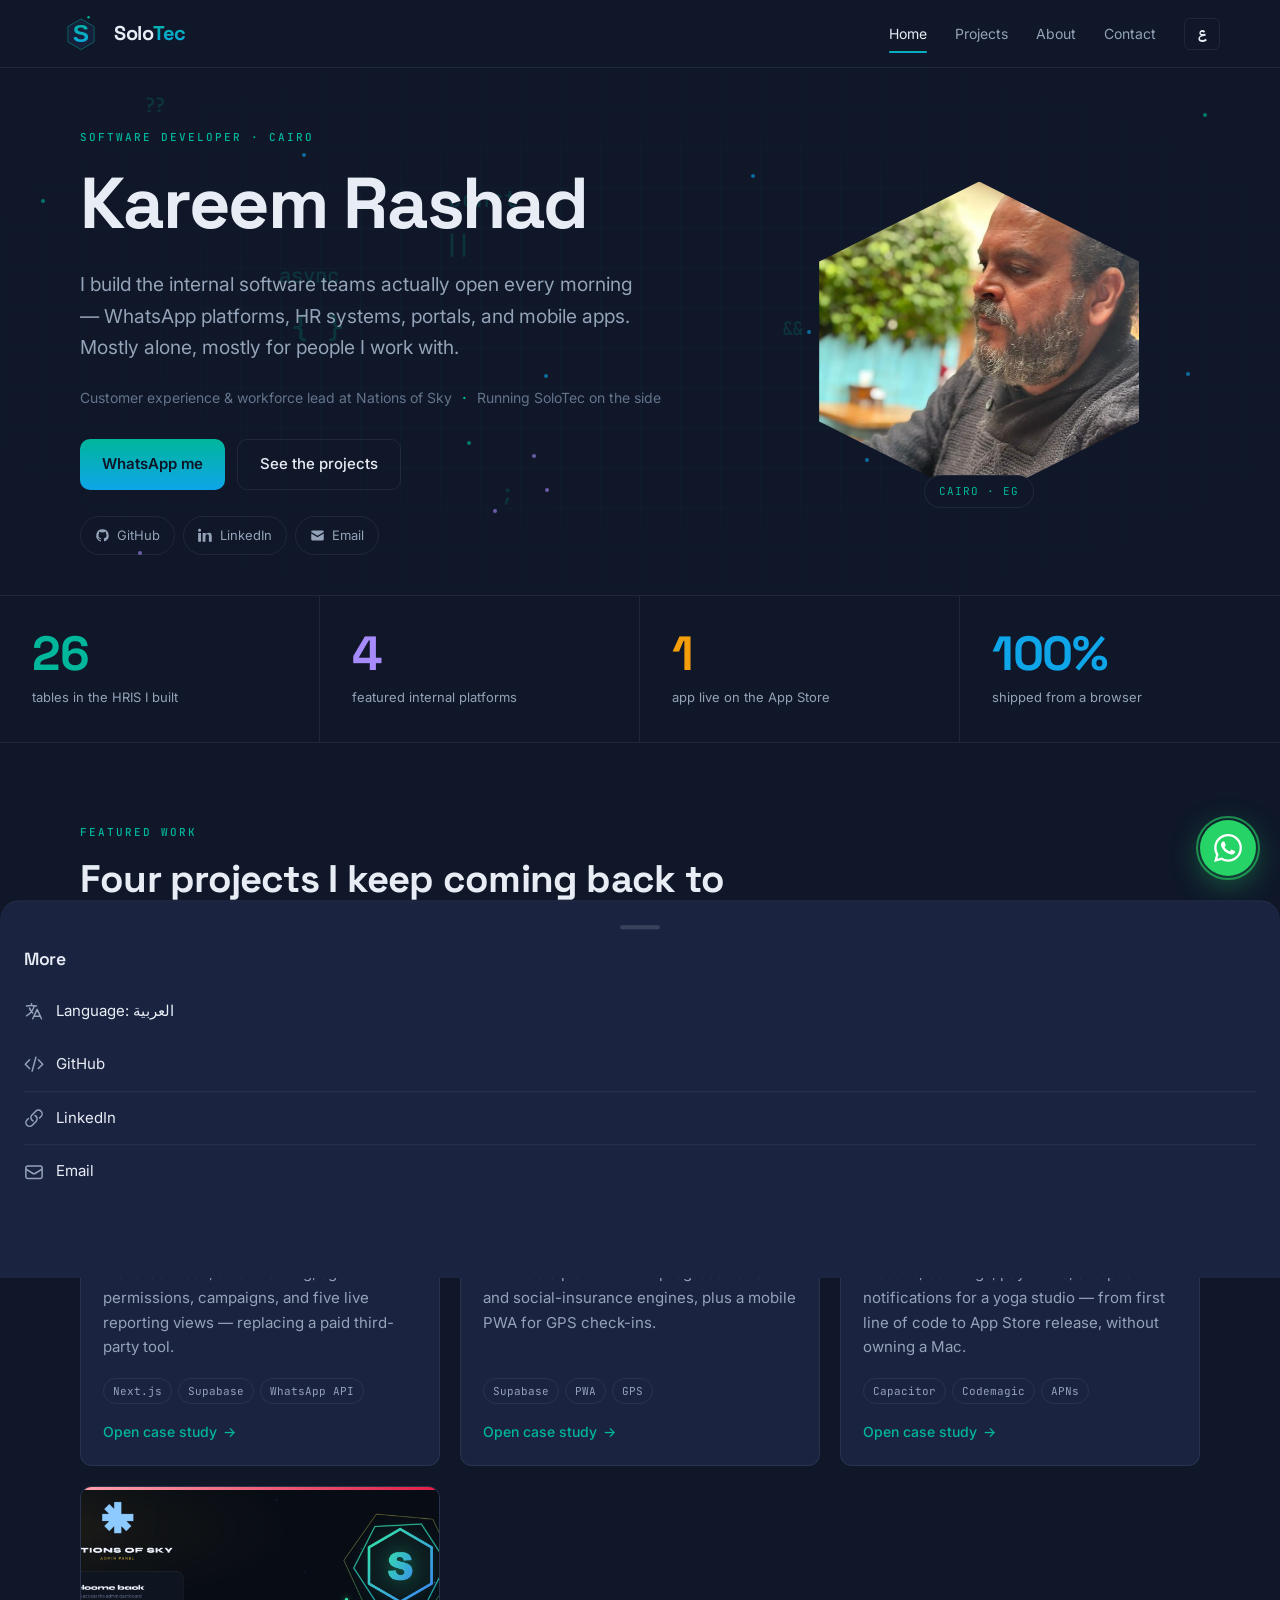
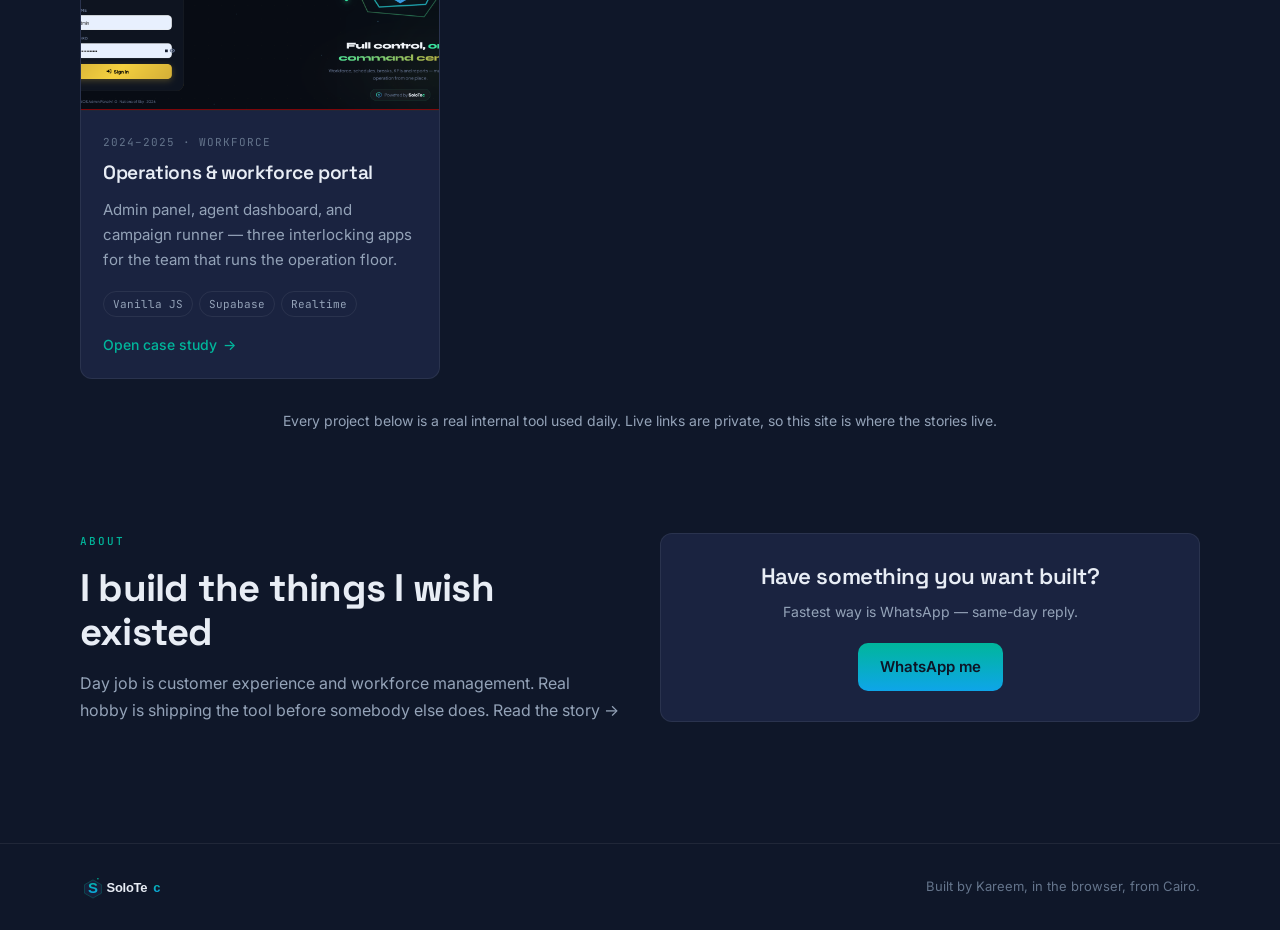
<file: index.html>
<!DOCTYPE html>
<html lang="en" dir="ltr">
<head>
  <meta charset="UTF-8">
  <meta name="viewport" content="width=device-width, initial-scale=1.0">
  <title>Kareem Rashad — Software developer, Cairo</title>
  <meta name="description" content="Software developer in Cairo. I build the internal tools teams actually use every day — WhatsApp platforms, HR systems, portals, and mobile apps.">
  <meta name="theme-color" content="#0F1729">

  <link rel="icon" type="image/svg+xml" href="assets/logo-mark.svg">
  <link rel="icon" type="image/png" sizes="64x64" href="assets/icons/favicon.png">
  <link rel="apple-touch-icon" href="assets/icons/apple-touch-icon.png">

  <meta property="og:title" content="Kareem Rashad — Software developer, Cairo">
  <meta property="og:description" content="I build internal tools teams actually use every day — WhatsApp platforms, HR systems, portals, and mobile apps.">
  <meta property="og:type" content="website">
  <meta property="og:image" content="assets/icons/og-image.png">
  <meta name="twitter:card" content="summary_large_image">

  <link rel="preconnect" href="https://fonts.googleapis.com">
  <link rel="preconnect" href="https://fonts.gstatic.com" crossorigin>
  <link href="https://fonts.googleapis.com/css2?family=Space+Grotesk:wght@500;600;700&family=Inter:wght@400;500;600&family=JetBrains+Mono:wght@500&family=IBM+Plex+Sans+Arabic:wght@400;500;700&display=swap" rel="stylesheet">

  <link rel="stylesheet" href="css/main.css">
</head>
<body>

  <!-- ═══ Top navigation ═══ -->
  <nav class="nav">
    <a href="index.html" class="nav-brand" aria-label="SoloTec home">
      <img src="assets/logo-mark.svg" alt="" class="nav-brand-mark">
      <span class="nav-brand-word">Solo<span class="grad-text">Tec</span></span>
    </a>
    <div class="nav-links">
      <a href="index.html" class="nav-link active" data-i18n="nav_home">Home</a>
      <a href="projects.html" class="nav-link" data-i18n="nav_projects">Projects</a>
      <a href="about.html" class="nav-link" data-i18n="nav_about">About</a>
      <a href="contact.html" class="nav-link" data-i18n="nav_contact">Contact</a>
      <button id="langToggle" class="lang-toggle" aria-label="Switch language">ع</button>
    </div>
  </nav>


  <!-- ═══ Hero ═══ -->
  <header class="hero">
    <!-- Animated banner sits behind content, JS injects symbols/particles -->
    <div class="hero-banner" id="heroBanner" aria-hidden="true">
      <div class="banner-grid"></div>
    </div>

    <div class="container">
      <div class="hero-inner">
        <div class="hero-main">
          <p class="eyebrow" data-i18n="hero_eyebrow">SOFTWARE DEVELOPER · CAIRO</p>
          <h1 class="hero-name" data-i18n="hero_name">Kareem Rashad</h1>
          <p class="hero-lede" data-i18n="hero_lede">I build the internal software teams actually open every morning — WhatsApp platforms, HR systems, portals, and mobile apps. Mostly alone, mostly for people I work with.</p>
          <div class="hero-meta">
            <span data-i18n="hero_meta_role">Customer experience &amp; workforce lead at Nations of Sky</span>
            <span class="dot-sep">·</span>
            <span data-i18n="hero_meta_studio">Running SoloTec on the side</span>
          </div>
          <div class="hero-cta">
            <a href="https://wa.me/201111509666" class="btn btn-primary" target="_blank" rel="noopener" data-i18n="cta_wa">WhatsApp me</a>
            <a href="projects.html" class="btn btn-ghost" data-i18n="cta_work">See the projects</a>
          </div>
          <div class="hero-links">
            <a href="https://github.com/soloever2-maker" target="_blank" rel="noopener" class="pill-link">
              <svg viewBox="0 0 24 24" aria-hidden="true"><path fill="currentColor" d="M12 2a10 10 0 0 0-3.16 19.5c.5.09.68-.22.68-.48v-1.7c-2.78.6-3.37-1.34-3.37-1.34-.45-1.16-1.11-1.47-1.11-1.47-.9-.62.07-.61.07-.61 1 .07 1.53 1.03 1.53 1.03.89 1.52 2.34 1.08 2.91.82.09-.65.35-1.09.63-1.34-2.22-.25-4.55-1.11-4.55-4.94 0-1.09.39-1.98 1.03-2.68-.1-.25-.45-1.27.1-2.65 0 0 .84-.27 2.75 1.02a9.6 9.6 0 0 1 5 0c1.91-1.29 2.75-1.02 2.75-1.02.55 1.38.2 2.4.1 2.65.64.7 1.03 1.59 1.03 2.68 0 3.84-2.34 4.68-4.57 4.93.36.31.68.92.68 1.85v2.74c0 .27.18.58.69.48A10 10 0 0 0 12 2Z"/></svg>
              GitHub
            </a>
            <a href="https://www.linkedin.com/in/kareem-rashad-93b258a2/" target="_blank" rel="noopener" class="pill-link">
              <svg viewBox="0 0 24 24" aria-hidden="true"><path fill="currentColor" d="M4.98 3.5C4.98 4.88 3.87 6 2.5 6S0 4.88 0 3.5 1.12 1 2.5 1s2.48 1.12 2.48 2.5ZM.22 8h4.56v14H.22V8ZM8 8h4.37v1.93h.06c.61-1.16 2.1-2.38 4.32-2.38C21.4 7.55 22 10.13 22 13.34V22h-4.56v-7.7c0-1.83-.03-4.19-2.55-4.19-2.56 0-2.95 2-2.95 4.06V22H7.4V8H8Z"/></svg>
              LinkedIn
            </a>
            <a href="mailto:Soloever2@gmail.com" class="pill-link">
              <svg viewBox="0 0 24 24" aria-hidden="true"><path fill="currentColor" d="M2 6a2 2 0 0 1 2-2h16a2 2 0 0 1 2 2v.4l-10 6-10-6V6Zm0 2.75V18a2 2 0 0 0 2 2h16a2 2 0 0 0 2-2V8.75l-10 6-10-6Z"/></svg>
              Email
            </a>
          </div>
        </div>

        <div class="hero-portrait">
          <img src="assets/portrait.jpg" data-i18n-alt="portrait_alt" alt="Kareem Rashad">
          <span class="portrait-badge" data-i18n="portrait_badge">CAIRO · EG</span>
        </div>
      </div>
    </div>
  </header>


  <!-- ═══ Stats band (with colored numbers) ═══ -->
  <section class="stats">
    <div class="stats-inner">
      <div class="stat">
        <div class="stat-num n-teal">26</div>
        <div class="stat-label" data-i18n="stat1_l">tables in the HRIS I built</div>
      </div>
      <div class="stat">
        <div class="stat-num n-purple">4</div>
        <div class="stat-label" data-i18n="stat2_l">featured internal platforms</div>
      </div>
      <div class="stat">
        <div class="stat-num n-amber">1</div>
        <div class="stat-label" data-i18n="stat3_l">app live on the App Store</div>
      </div>
      <div class="stat">
        <div class="stat-num n-blue">100%</div>
        <div class="stat-label" data-i18n="stat4_l">shipped from a browser</div>
      </div>
    </div>
  </section>


  <!-- ═══ Featured projects — 4 cards, each with its own color accent ═══ -->
  <section class="section">
    <div class="container">
      <div class="section-head">
        <p class="eyebrow" data-i18n="projects_eyebrow">FEATURED WORK</p>
        <h2 data-i18n="projects_title">Four projects I keep coming back to</h2>
      </div>

      <div class="projects-preview">
        <a href="projects.html#whatsapp-platform" class="project-card" data-accent="teal">
          <div class="card-media">
            <img src="assets/screenshots/whatsapp/login.png" alt="Support platform on WhatsApp">
          </div>
          <div class="card-body">
            <p class="card-tag">2025 · Internal SaaS</p>
            <h3 class="card-title">Support platform on WhatsApp</h3>
            <p class="card-desc">A shared inbox, smart routing, agent permissions, campaigns, and five live reporting views — replacing a paid third-party tool.</p>
            <div class="card-stack">
              <span class="tech-tag">Next.js</span>
              <span class="tech-tag">Supabase</span>
              <span class="tech-tag">WhatsApp API</span>
            </div>
            <span class="card-cta">Open case study</span>
          </div>
        </a>

        <a href="projects.html#hris" class="project-card" data-accent="purple">
          <div class="card-media">
            <img src="assets/mockups/mockup-hris.svg" alt="HR system with Egyptian payroll">
          </div>
          <div class="card-body">
            <p class="card-tag">2024–2025 · HR &amp; Payroll</p>
            <h3 class="card-title">HR system with Egyptian payroll</h3>
            <p class="card-desc">A 26-table platform with progressive-tax and social-insurance engines, plus a mobile PWA for GPS check-ins.</p>
            <div class="card-stack">
              <span class="tech-tag">Supabase</span>
              <span class="tech-tag">PWA</span>
              <span class="tech-tag">GPS</span>
            </div>
            <span class="card-cta">Open case study</span>
          </div>
        </a>

        <a href="projects.html#ios-app" class="project-card" data-accent="amber">
          <div class="card-media">
            <img src="assets/screenshots/ios/enjy-login.png" alt="Studio booking iOS app">
          </div>
          <div class="card-body">
            <p class="card-tag">2024–2026 · Mobile · App Store</p>
            <h3 class="card-title">Studio booking iOS app</h3>
            <p class="card-desc">Classes, bookings, payments, and push notifications for a yoga studio — from first line of code to App Store release, without owning a Mac.</p>
            <div class="card-stack">
              <span class="tech-tag">Capacitor</span>
              <span class="tech-tag">Codemagic</span>
              <span class="tech-tag">APNs</span>
            </div>
            <span class="card-cta">Open case study</span>
          </div>
        </a>

        <a href="projects.html#ops-portal" class="project-card" data-accent="coral">
          <div class="card-media">
            <img src="assets/screenshots/ops/admin-panel-login.png" alt="Operations &amp; workforce portal">
          </div>
          <div class="card-body">
            <p class="card-tag">2024–2025 · Workforce</p>
            <h3 class="card-title">Operations &amp; workforce portal</h3>
            <p class="card-desc">Admin panel, agent dashboard, and campaign runner — three interlocking apps for the team that runs the operation floor.</p>
            <div class="card-stack">
              <span class="tech-tag">Vanilla JS</span>
              <span class="tech-tag">Supabase</span>
              <span class="tech-tag">Realtime</span>
            </div>
            <span class="card-cta">Open case study</span>
          </div>
        </a>
      </div>

      <p style="text-align:center; color: var(--muted); font-size: 14px; margin-top: 30px;" data-i18n="projects_note">
        Every project below is a real internal tool used daily. Live links are private, so this site is where the stories live.
      </p>
    </div>
  </section>


  <!-- ═══ Quick About + CTA ═══ -->
  <section class="section" style="padding-top: 20px;">
    <div class="container">
      <div style="display:grid; grid-template-columns: 1fr 1fr; gap: 40px; align-items: center;" class="quick-about-grid">
        <div>
          <p class="eyebrow" data-i18n="q_about_eyebrow">ABOUT</p>
          <h2 style="margin-bottom: 16px;" data-i18n="q_about_title">I build the things I wish existed</h2>
          <p style="color: var(--muted);" data-i18n="q_about_body">Day job is customer experience and workforce management. Real hobby is shipping the tool before somebody else does. <a href="about.html" style="color: var(--teal);">Read the story →</a></p>
        </div>

        <div style="background: var(--surface); border: 1px solid var(--border); border-radius: var(--radius); padding: 30px; text-align: center;">
          <h3 style="margin-bottom: 10px;" data-i18n="q_cta_title">Have something you want built?</h3>
          <p style="color: var(--muted); margin-bottom: 20px; font-size: 14px;" data-i18n="q_cta_body">Fastest way is WhatsApp — same-day reply.</p>
          <a href="https://wa.me/201111509666" class="btn btn-primary" target="_blank" rel="noopener" data-i18n="cta_wa">WhatsApp me</a>
        </div>
      </div>
    </div>
  </section>


  <!-- ═══ Footer ═══ -->
  <footer class="footer">
    <div class="container footer-inner">
      <img src="assets/logo-wordmark.svg" alt="SoloTec" class="footer-wordmark">
      <span class="footer-note" data-i18n="footer_note">Built by Kareem, in the browser, from Cairo.</span>
    </div>
  </footer>


  <!-- ═══ Mobile bottom navigation ═══ -->
  <nav class="bottom-nav" aria-label="Mobile navigation">
    <ul class="bnav-list">
      <li><a href="index.html" class="bnav-item active">
        <svg viewBox="0 0 24 24"><path stroke-linecap="round" stroke-linejoin="round" d="m3 12 2-2m0 0 7-7 7 7M5 10v10a1 1 0 0 0 1 1h3m10-11 2 2m-2-2v10a1 1 0 0 1-1 1h-3m-6 0a1 1 0 0 1-1-1v-4a1 1 0 0 1 1-1h2a1 1 0 0 1 1 1v4a1 1 0 0 1-1 1m-6 0h6"/></svg>
        <span data-i18n="nav_home">Home</span>
      </a></li>
      <li><a href="projects.html" class="bnav-item">
        <svg viewBox="0 0 24 24"><path stroke-linecap="round" stroke-linejoin="round" d="M20.25 6.375c0 2.278-3.694 4.125-8.25 4.125S3.75 8.653 3.75 6.375m16.5 0c0-2.278-3.694-4.125-8.25-4.125S3.75 4.097 3.75 6.375m16.5 0v11.25c0 2.278-3.694 4.125-8.25 4.125s-8.25-1.847-8.25-4.125V6.375m16.5 0v3.75m-16.5-3.75v3.75m16.5 0v3.75C20.25 16.153 16.556 18 12 18s-8.25-1.847-8.25-4.125v-3.75"/></svg>
        <span data-i18n="nav_projects">Projects</span>
      </a></li>
      <li><a href="about.html" class="bnav-item">
        <svg viewBox="0 0 24 24"><path stroke-linecap="round" stroke-linejoin="round" d="M15.75 6a3.75 3.75 0 1 1-7.5 0 3.75 3.75 0 0 1 7.5 0ZM4.501 20.118a7.5 7.5 0 0 1 14.998 0A17.933 17.933 0 0 1 12 21.75c-2.676 0-5.216-.584-7.499-1.632Z"/></svg>
        <span data-i18n="nav_about">About</span>
      </a></li>
      <li><a href="contact.html" class="bnav-item">
        <svg viewBox="0 0 24 24"><path stroke-linecap="round" stroke-linejoin="round" d="M21.75 6.75v10.5a2.25 2.25 0 0 1-2.25 2.25h-15a2.25 2.25 0 0 1-2.25-2.25V6.75m19.5 0A2.25 2.25 0 0 0 19.5 4.5h-15a2.25 2.25 0 0 0-2.25 2.25m19.5 0v.243a2.25 2.25 0 0 1-1.07 1.916l-7.5 4.615a2.25 2.25 0 0 1-2.36 0L3.32 8.91a2.25 2.25 0 0 1-1.07-1.916V6.75"/></svg>
        <span data-i18n="nav_contact">Contact</span>
      </a></li>
      <li><button id="sheetTrigger" class="bnav-item" aria-label="More menu">
        <svg viewBox="0 0 24 24"><path stroke-linecap="round" stroke-linejoin="round" d="M3.75 6.75h16.5M3.75 12h16.5m-16.5 5.25h16.5"/></svg>
        <span data-i18n="nav_menu">Menu</span>
      </button></li>
    </ul>
  </nav>

  <!-- ═══ Slide-up sheet menu ═══ -->
  <div class="sheet-backdrop" id="sheetBackdrop" aria-hidden="true"></div>
  <div class="sheet" id="sheet" role="dialog" aria-labelledby="sheetTitle">
    <div class="sheet-handle"></div>
    <h3 class="sheet-title" id="sheetTitle" data-i18n="menu_title">More</h3>
    <button class="sheet-item" id="sheetLangBtn" style="width:100%; background:transparent; border:none; text-align:start; cursor:pointer;">
      <svg viewBox="0 0 24 24"><path stroke-linecap="round" stroke-linejoin="round" d="m10.5 21 5.25-11.25L21 21m-9-3h7.5M3 5.621a48.474 48.474 0 0 1 6-.371m0 0c1.12 0 2.233.038 3.334.114M9 5.25V3m3.334 2.364C11.176 10.658 7.69 15.08 3 17.502m9.334-12.138c.896.061 1.785.147 2.666.257m-4.589 8.495a18.023 18.023 0 0 1-3.827-5.802"/></svg>
      <span data-i18n="menu_lang">Language: العربية</span>
    </button>
    <a href="https://github.com/soloever2-maker" target="_blank" rel="noopener" class="sheet-item">
      <svg viewBox="0 0 24 24"><path stroke-linecap="round" stroke-linejoin="round" d="M17.25 6.75 22.5 12l-5.25 5.25m-10.5 0L1.5 12l5.25-5.25m7.5-3-4.5 16.5"/></svg>
      <span data-i18n="menu_github">GitHub</span>
    </a>
    <a href="https://www.linkedin.com/in/kareem-rashad-93b258a2/" target="_blank" rel="noopener" class="sheet-item">
      <svg viewBox="0 0 24 24"><path stroke-linecap="round" stroke-linejoin="round" d="M13.19 8.688a4.5 4.5 0 0 1 1.242 7.244l-4.5 4.5a4.5 4.5 0 0 1-6.364-6.364l1.757-1.757m13.35-.622 1.757-1.757a4.5 4.5 0 0 0-6.364-6.364l-4.5 4.5a4.5 4.5 0 0 0 1.242 7.244"/></svg>
      <span data-i18n="menu_linkedin">LinkedIn</span>
    </a>
    <a href="mailto:Soloever2@gmail.com" class="sheet-item">
      <svg viewBox="0 0 24 24"><path stroke-linecap="round" stroke-linejoin="round" d="M21.75 6.75v10.5a2.25 2.25 0 0 1-2.25 2.25h-15a2.25 2.25 0 0 1-2.25-2.25V6.75m19.5 0A2.25 2.25 0 0 0 19.5 4.5h-15a2.25 2.25 0 0 0-2.25 2.25m19.5 0v.243a2.25 2.25 0 0 1-1.07 1.916l-7.5 4.615a2.25 2.25 0 0 1-2.36 0L3.32 8.91a2.25 2.25 0 0 1-1.07-1.916V6.75"/></svg>
      <span data-i18n="menu_email">Email</span>
    </a>
  </div>


  <!-- ═══ Floating WhatsApp button ═══ -->
  <a href="https://wa.me/201111509666" target="_blank" rel="noopener" class="floating-wa" aria-label="WhatsApp">
    <svg viewBox="0 0 24 24" aria-hidden="true"><path fill="currentColor" d="M17.472 14.382c-.297-.149-1.758-.867-2.03-.967-.273-.099-.471-.148-.67.15-.197.297-.767.966-.94 1.164-.173.199-.347.223-.644.075-.297-.15-1.255-.463-2.39-1.475-.883-.788-1.48-1.761-1.653-2.059-.173-.297-.018-.458.13-.606.134-.133.298-.347.446-.52.149-.174.198-.298.298-.497.099-.198.05-.371-.025-.52-.075-.149-.669-1.612-.916-2.207-.242-.579-.487-.5-.669-.51-.173-.008-.371-.01-.57-.01-.198 0-.52.074-.792.372-.272.297-1.04 1.016-1.04 2.479 0 1.462 1.065 2.875 1.213 3.074.149.198 2.096 3.2 5.077 4.487.709.306 1.262.489 1.694.625.712.227 1.36.195 1.871.118.571-.085 1.758-.719 2.006-1.413.248-.694.248-1.289.173-1.413-.074-.124-.272-.198-.57-.347m-5.421 7.403h-.004a9.87 9.87 0 0 1-5.031-1.378l-.361-.214-3.741.982.998-3.648-.235-.374a9.86 9.86 0 0 1-1.51-5.26c.001-5.45 4.436-9.884 9.888-9.884 2.64 0 5.122 1.03 6.988 2.898a9.825 9.825 0 0 1 2.893 6.994c-.003 5.45-4.437 9.884-9.885 9.884m8.413-18.297A11.815 11.815 0 0 0 12.05 0C5.495 0 .16 5.335.157 11.892c0 2.096.547 4.142 1.588 5.945L.057 24l6.305-1.654a11.882 11.882 0 0 0 5.683 1.448h.005c6.554 0 11.89-5.335 11.893-11.893a11.821 11.821 0 0 0-3.48-8.413Z"/></svg>
  </a>


  <script src="js/main.js" defer></script>
</body>
</html>
</file>
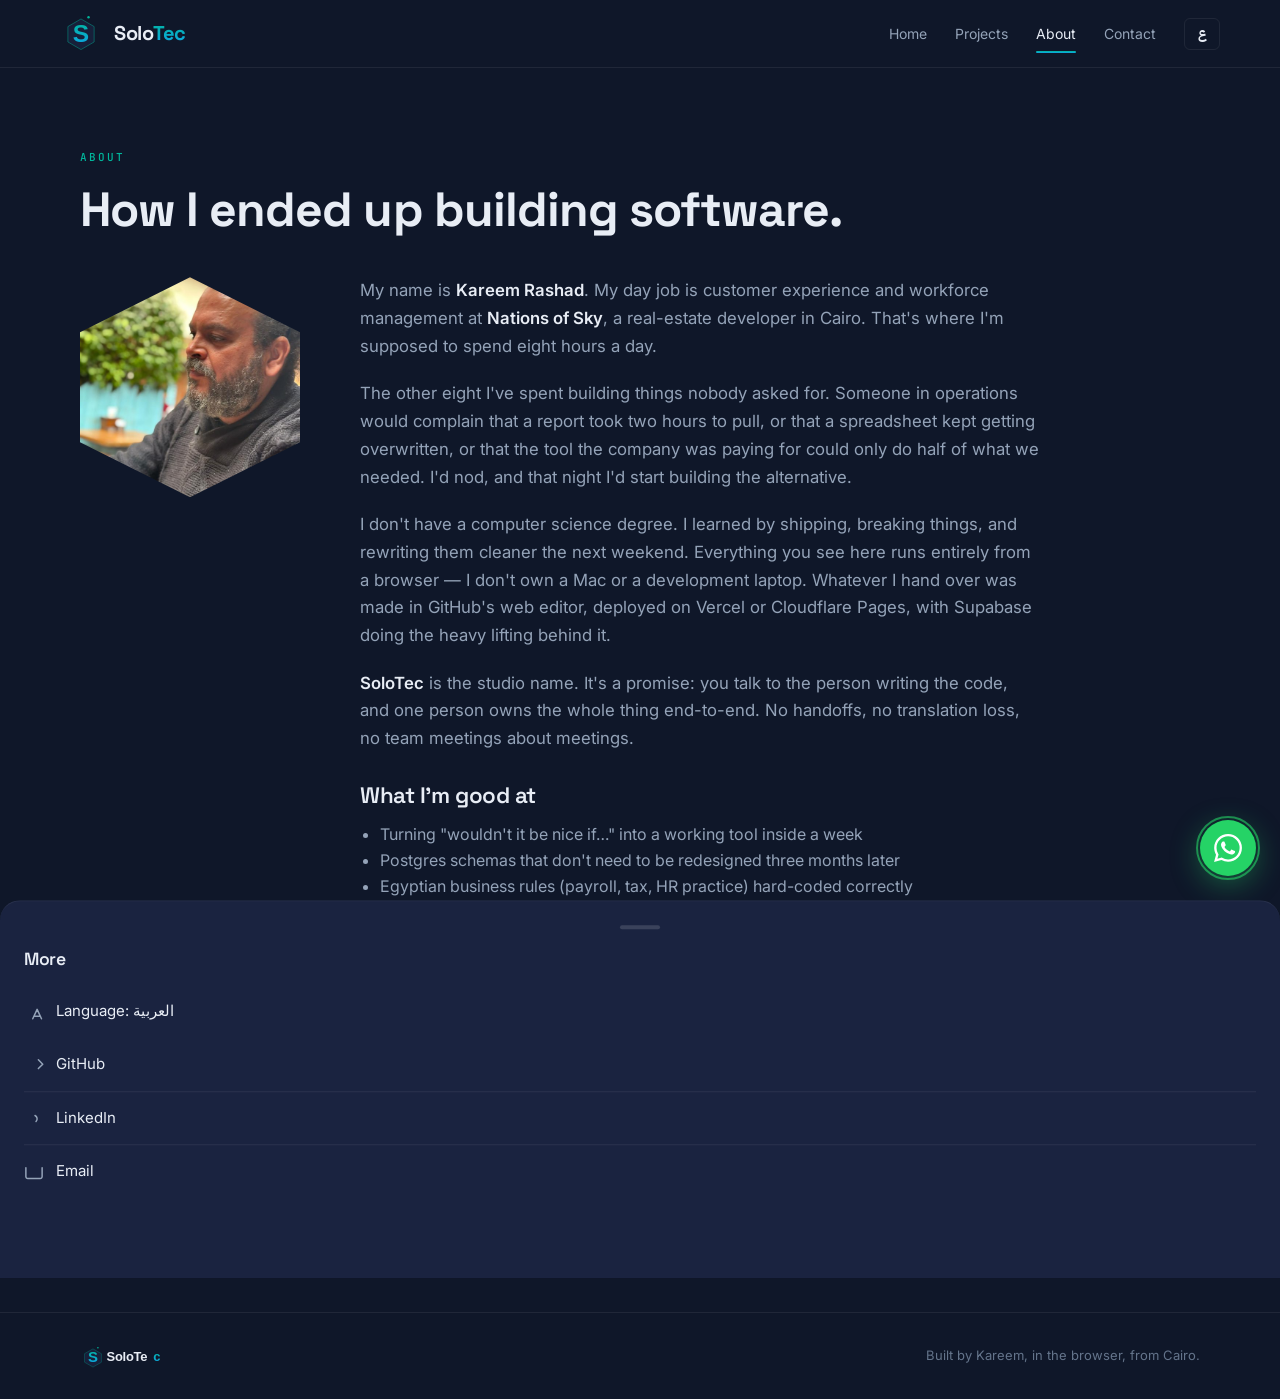
<file: about.html>
<!DOCTYPE html>
<html lang="en" dir="ltr">
<head>
  <meta charset="UTF-8">
  <meta name="viewport" content="width=device-width, initial-scale=1.0">
  <title>About — Kareem Rashad</title>
  <meta name="description" content="How I ended up building internal software from a browser in Cairo.">
  <meta name="theme-color" content="#0F1729">

  <link rel="icon" type="image/svg+xml" href="assets/logo-mark.svg">
  <link rel="icon" type="image/png" sizes="64x64" href="assets/icons/favicon.png">
  <link rel="apple-touch-icon" href="assets/icons/apple-touch-icon.png">

  <link rel="preconnect" href="https://fonts.googleapis.com">
  <link rel="preconnect" href="https://fonts.gstatic.com" crossorigin>
  <link href="https://fonts.googleapis.com/css2?family=Space+Grotesk:wght@500;600;700&family=Inter:wght@400;500;600&family=JetBrains+Mono:wght@500&family=IBM+Plex+Sans+Arabic:wght@400;500;700&display=swap" rel="stylesheet">

  <link rel="stylesheet" href="css/main.css">
</head>
<body>

  <!-- Nav -->
  <nav class="nav">
    <a href="index.html" class="nav-brand">
      <img src="assets/logo-mark.svg" alt="" class="nav-brand-mark">
      <span class="nav-brand-word">Solo<span class="grad-text">Tec</span></span>
    </a>
    <div class="nav-links">
      <a href="index.html" class="nav-link" data-i18n="nav_home">Home</a>
      <a href="projects.html" class="nav-link" data-i18n="nav_projects">Projects</a>
      <a href="about.html" class="nav-link active" data-i18n="nav_about">About</a>
      <a href="contact.html" class="nav-link" data-i18n="nav_contact">Contact</a>
      <button id="langToggle" class="lang-toggle" aria-label="Switch language">ع</button>
    </div>
  </nav>


  <section class="section">
    <div class="container">
      <p class="eyebrow">ABOUT</p>
      <h1 style="font-size: clamp(2rem, 5vw, 3rem); margin-bottom: 40px;">How I ended up building software.</h1>

      <div class="about-grid">
        <div class="about-side">
          <img src="assets/portrait.jpg" alt="Kareem Rashad">
        </div>

        <div class="about-main">
          <p>My name is <strong>Kareem Rashad</strong>. My day job is customer experience and workforce management at <strong>Nations of Sky</strong>, a real-estate developer in Cairo. That's where I'm supposed to spend eight hours a day.</p>

          <p>The other eight I've spent building things nobody asked for. Someone in operations would complain that a report took two hours to pull, or that a spreadsheet kept getting overwritten, or that the tool the company was paying for could only do half of what we needed. I'd nod, and that night I'd start building the alternative.</p>

          <p>I don't have a computer science degree. I learned by shipping, breaking things, and rewriting them cleaner the next weekend. Everything you see here runs entirely from a browser — I don't own a Mac or a development laptop. Whatever I hand over was made in GitHub's web editor, deployed on Vercel or Cloudflare Pages, with Supabase doing the heavy lifting behind it.</p>

          <p><strong>SoloTec</strong> is the studio name. It's a promise: you talk to the person writing the code, and one person owns the whole thing end-to-end. No handoffs, no translation loss, no team meetings about meetings.</p>

          <h3 style="margin-top: 30px; margin-bottom: 12px;">What I'm good at</h3>
          <ul style="color: var(--muted); padding-inline-start: 20px;">
            <li>Turning "wouldn't it be nice if…" into a working tool inside a week</li>
            <li>Postgres schemas that don't need to be redesigned three months later</li>
            <li>Egyptian business rules (payroll, tax, HR practice) hard-coded correctly</li>
            <li>Getting mobile apps to the App Store without owning Apple hardware</li>
          </ul>

          <h3 style="margin-top: 30px; margin-bottom: 12px;">What I'm not</h3>
          <p>I'm not a graphic designer, I'm not a marketer, and I don't do "10x engineer" LinkedIn posts. I ship boring, reliable tools that quietly run in the background. That's the whole game.</p>

          <div style="margin-top: 40px; padding: 24px; background: var(--surface); border: 1px solid var(--border); border-radius: var(--radius);">
            <p style="margin: 0; color: var(--muted); font-size: 15px;">If any of that sounds like what your team needs, <a href="contact.html" style="color: var(--teal); font-weight: 600;">the fastest way to reach me is WhatsApp →</a></p>
          </div>
        </div>
      </div>
    </div>
  </section>


  <!-- Footer -->
  <footer class="footer">
    <div class="container footer-inner">
      <img src="assets/logo-wordmark.svg" alt="SoloTec" class="footer-wordmark">
      <span class="footer-note" data-i18n="footer_note">Built by Kareem, in the browser, from Cairo.</span>
    </div>
  </footer>


  <!-- Mobile nav (same as index) -->
  <nav class="bottom-nav" aria-label="Mobile navigation">
    <ul class="bnav-list">
      <li><a href="index.html" class="bnav-item"><svg viewBox="0 0 24 24"><path stroke-linecap="round" stroke-linejoin="round" d="m3 12 2-2m0 0 7-7 7 7M5 10v10a1 1 0 0 0 1 1h3m10-11 2 2m-2-2v10a1 1 0 0 1-1 1h-3m-6 0a1 1 0 0 1-1-1v-4a1 1 0 0 1 1-1h2a1 1 0 0 1 1 1v4a1 1 0 0 1-1 1m-6 0h6"/></svg><span data-i18n="nav_home">Home</span></a></li>
      <li><a href="projects.html" class="bnav-item"><svg viewBox="0 0 24 24"><path stroke-linecap="round" stroke-linejoin="round" d="M20.25 6.375c0 2.278-3.694 4.125-8.25 4.125S3.75 8.653 3.75 6.375m16.5 0c0-2.278-3.694-4.125-8.25-4.125S3.75 4.097 3.75 6.375m16.5 0v11.25c0 2.278-3.694 4.125-8.25 4.125s-8.25-1.847-8.25-4.125V6.375"/></svg><span data-i18n="nav_projects">Projects</span></a></li>
      <li><a href="about.html" class="bnav-item active"><svg viewBox="0 0 24 24"><path stroke-linecap="round" stroke-linejoin="round" d="M15.75 6a3.75 3.75 0 1 1-7.5 0 3.75 3.75 0 0 1 7.5 0ZM4.501 20.118a7.5 7.5 0 0 1 14.998 0A17.933 17.933 0 0 1 12 21.75c-2.676 0-5.216-.584-7.499-1.632Z"/></svg><span data-i18n="nav_about">About</span></a></li>
      <li><a href="contact.html" class="bnav-item"><svg viewBox="0 0 24 24"><path stroke-linecap="round" stroke-linejoin="round" d="M21.75 6.75v10.5a2.25 2.25 0 0 1-2.25 2.25h-15a2.25 2.25 0 0 1-2.25-2.25V6.75m19.5 0A2.25 2.25 0 0 0 19.5 4.5h-15a2.25 2.25 0 0 0-2.25 2.25"/></svg><span data-i18n="nav_contact">Contact</span></a></li>
      <li><button id="sheetTrigger" class="bnav-item"><svg viewBox="0 0 24 24"><path stroke-linecap="round" stroke-linejoin="round" d="M3.75 6.75h16.5M3.75 12h16.5m-16.5 5.25h16.5"/></svg><span data-i18n="nav_menu">Menu</span></button></li>
    </ul>
  </nav>

  <div class="sheet-backdrop" id="sheetBackdrop"></div>
  <div class="sheet" id="sheet">
    <div class="sheet-handle"></div>
    <h3 class="sheet-title" data-i18n="menu_title">More</h3>
    <button class="sheet-item" id="sheetLangBtn" style="width:100%; background:transparent; border:none; text-align:start; cursor:pointer;">
      <svg viewBox="0 0 24 24"><path stroke-linecap="round" stroke-linejoin="round" d="m10.5 21 5.25-11.25L21 21m-9-3h7.5"/></svg>
      <span data-i18n="menu_lang">Language: العربية</span>
    </button>
    <a href="https://github.com/soloever2-maker" target="_blank" rel="noopener" class="sheet-item">
      <svg viewBox="0 0 24 24"><path stroke-linecap="round" stroke-linejoin="round" d="M17.25 6.75 22.5 12l-5.25 5.25"/></svg>
      <span>GitHub</span>
    </a>
    <a href="https://www.linkedin.com/in/kareem-rashad-93b258a2/" target="_blank" rel="noopener" class="sheet-item">
      <svg viewBox="0 0 24 24"><path stroke-linecap="round" stroke-linejoin="round" d="M13.19 8.688a4.5 4.5 0 0 1 1.242 7.244"/></svg>
      <span>LinkedIn</span>
    </a>
    <a href="mailto:Soloever2@gmail.com" class="sheet-item">
      <svg viewBox="0 0 24 24"><path stroke-linecap="round" stroke-linejoin="round" d="M21.75 6.75v10.5a2.25 2.25 0 0 1-2.25 2.25h-15a2.25 2.25 0 0 1-2.25-2.25V6.75"/></svg>
      <span>Email</span>
    </a>
  </div>

  <a href="https://wa.me/201111509666" target="_blank" rel="noopener" class="floating-wa" aria-label="WhatsApp">
    <svg viewBox="0 0 24 24" aria-hidden="true"><path fill="currentColor" d="M17.472 14.382c-.297-.149-1.758-.867-2.03-.967-.273-.099-.471-.148-.67.15-.197.297-.767.966-.94 1.164-.173.199-.347.223-.644.075-.297-.15-1.255-.463-2.39-1.475-.883-.788-1.48-1.761-1.653-2.059-.173-.297-.018-.458.13-.606.134-.133.298-.347.446-.52.149-.174.198-.298.298-.497.099-.198.05-.371-.025-.52-.075-.149-.669-1.612-.916-2.207-.242-.579-.487-.5-.669-.51-.173-.008-.371-.01-.57-.01-.198 0-.52.074-.792.372-.272.297-1.04 1.016-1.04 2.479 0 1.462 1.065 2.875 1.213 3.074.149.198 2.096 3.2 5.077 4.487.709.306 1.262.489 1.694.625.712.227 1.36.195 1.871.118.571-.085 1.758-.719 2.006-1.413.248-.694.248-1.289.173-1.413-.074-.124-.272-.198-.57-.347m-5.421 7.403h-.004a9.87 9.87 0 0 1-5.031-1.378l-.361-.214-3.741.982.998-3.648-.235-.374a9.86 9.86 0 0 1-1.51-5.26c.001-5.45 4.436-9.884 9.888-9.884 2.64 0 5.122 1.03 6.988 2.898a9.825 9.825 0 0 1 2.893 6.994c-.003 5.45-4.437 9.884-9.885 9.884m8.413-18.297A11.815 11.815 0 0 0 12.05 0C5.495 0 .16 5.335.157 11.892c0 2.096.547 4.142 1.588 5.945L.057 24l6.305-1.654a11.882 11.882 0 0 0 5.683 1.448h.005c6.554 0 11.89-5.335 11.893-11.893a11.821 11.821 0 0 0-3.48-8.413Z"/></svg>
  </a>


  <script src="js/main.js" defer></script>
</body>
</html>
</file>
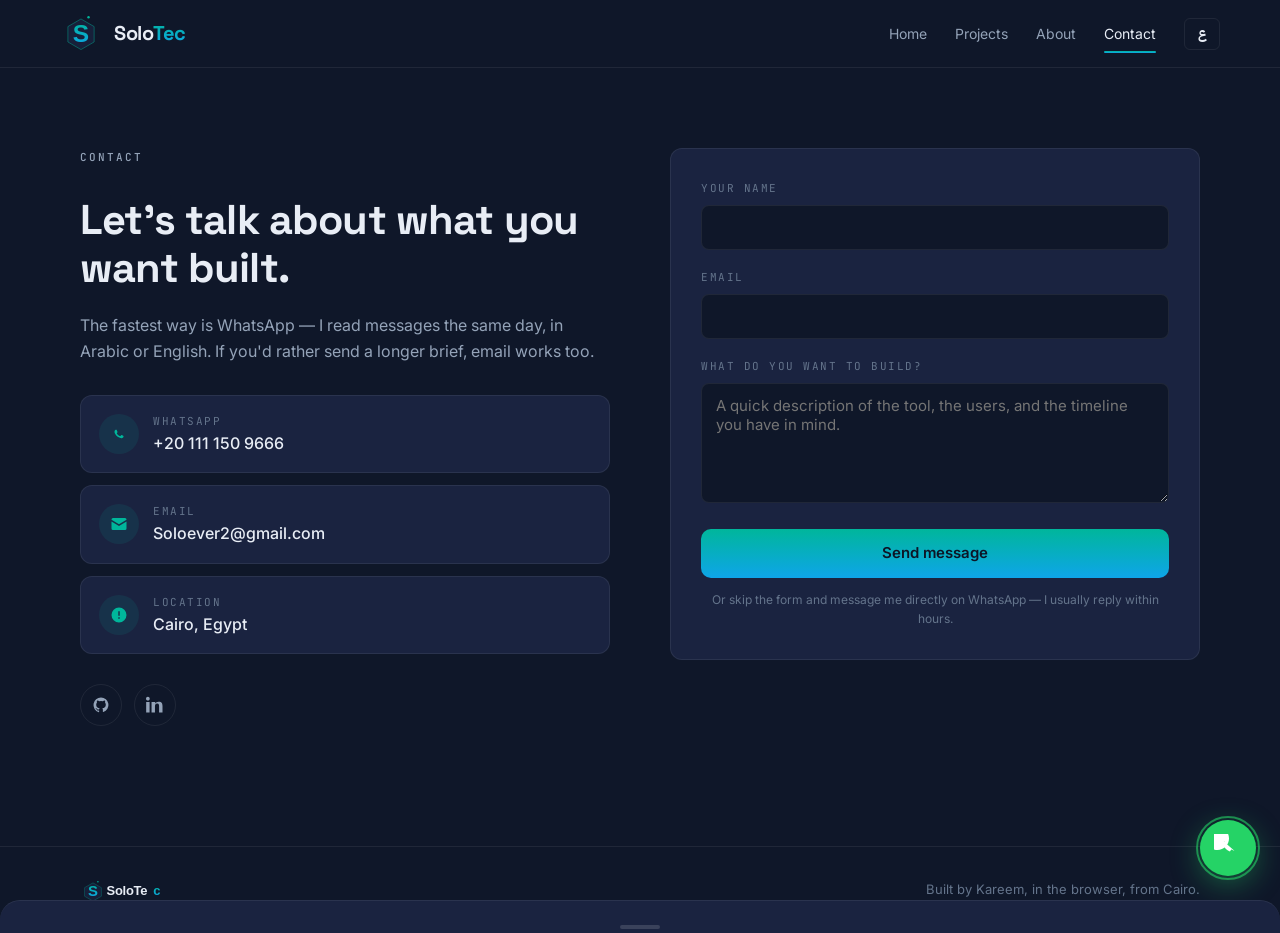
<file: contact.html>
<!DOCTYPE html>
<html lang="en" dir="ltr">
<head>
  <meta charset="UTF-8">
  <meta name="viewport" content="width=device-width, initial-scale=1.0">
  <title>Contact — Kareem Rashad</title>
  <meta name="description" content="Get in touch. Fastest way is WhatsApp — same-day reply.">
  <meta name="theme-color" content="#0F1729">

  <link rel="icon" type="image/svg+xml" href="assets/logo-mark.svg">
  <link rel="icon" type="image/png" sizes="64x64" href="assets/icons/favicon.png">
  <link rel="apple-touch-icon" href="assets/icons/apple-touch-icon.png">

  <link rel="preconnect" href="https://fonts.googleapis.com">
  <link rel="preconnect" href="https://fonts.gstatic.com" crossorigin>
  <link href="https://fonts.googleapis.com/css2?family=Space+Grotesk:wght@500;600;700&family=Inter:wght@400;500;600&family=JetBrains+Mono:wght@500&family=IBM+Plex+Sans+Arabic:wght@400;500;700&display=swap" rel="stylesheet">

  <link rel="stylesheet" href="css/main.css">
</head>
<body>

  <!-- Nav -->
  <nav class="nav">
    <a href="index.html" class="nav-brand">
      <img src="assets/logo-mark.svg" alt="" class="nav-brand-mark">
      <span class="nav-brand-word">Solo<span class="grad-text">Tec</span></span>
    </a>
    <div class="nav-links">
      <a href="index.html" class="nav-link" data-i18n="nav_home">Home</a>
      <a href="projects.html" class="nav-link" data-i18n="nav_projects">Projects</a>
      <a href="about.html" class="nav-link" data-i18n="nav_about">About</a>
      <a href="contact.html" class="nav-link active" data-i18n="nav_contact">Contact</a>
      <button id="langToggle" class="lang-toggle" aria-label="Switch language">ع</button>
    </div>
  </nav>


  <section class="section">
    <div class="container">
      <div class="contact-grid">

        <div class="contact-info">
          <p class="eyebrow">CONTACT</p>
          <h1 style="font-size: clamp(2rem, 5vw, 2.6rem); margin-bottom: 20px;">Let's talk about what you want built.</h1>
          <p>The fastest way is WhatsApp — I read messages the same day, in Arabic or English. If you'd rather send a longer brief, email works too.</p>

          <div class="contact-methods">
            <a href="https://wa.me/201111509666" target="_blank" rel="noopener" class="contact-method">
              <div class="icon">
                <svg viewBox="0 0 24 24"><path d="M17.472 14.382c-.297-.149-1.758-.867-2.03-.967-.273-.099-.471-.148-.67.15-.197.297-.767.966-.94 1.164-.173.199-.347.223-.644.075-.297-.15-1.255-.463-2.39-1.475-.883-.788-1.48-1.761-1.653-2.059-.173-.297-.018-.458.13-.606.134-.133.298-.347.446-.52.149-.174.198-.298.298-.497.099-.198.05-.371-.025-.52-.075-.149-.669-1.612-.916-2.207-.242-.579-.487-.5-.669-.51-.173-.008-.371-.01-.57-.01-.198 0-.52.074-.792.372-.272.297-1.04 1.016-1.04 2.479 0 1.462 1.065 2.875 1.213 3.074.149.198 2.096 3.2 5.077 4.487.709.306 1.262.489 1.694.625.712.227 1.36.195 1.871.118.571-.085 1.758-.719 2.006-1.413.248-.694.248-1.289.173-1.413-.074-.124-.272-.198-.57-.347"/></svg>
              </div>
              <div>
                <span class="m-label">WHATSAPP</span>
                <span class="m-value">+20 111 150 9666</span>
              </div>
            </a>

            <a href="mailto:Soloever2@gmail.com" class="contact-method">
              <div class="icon">
                <svg viewBox="0 0 24 24"><path d="M2 6a2 2 0 0 1 2-2h16a2 2 0 0 1 2 2v.4l-10 6-10-6V6Zm0 2.75V18a2 2 0 0 0 2 2h16a2 2 0 0 0 2-2V8.75l-10 6-10-6Z"/></svg>
              </div>
              <div>
                <span class="m-label">EMAIL</span>
                <span class="m-value">Soloever2@gmail.com</span>
              </div>
            </a>

            <div class="contact-method" style="cursor: default;">
              <div class="icon">
                <svg viewBox="0 0 24 24"><path d="M12 2a10 10 0 1 0 0 20 10 10 0 0 0 0-20Zm-1 5h2v6h-2V7Zm0 8h2v2h-2v-2Z"/></svg>
              </div>
              <div>
                <span class="m-label">LOCATION</span>
                <span class="m-value">Cairo, Egypt</span>
              </div>
            </div>
          </div>

          <div class="socials">
            <a href="https://github.com/soloever2-maker" target="_blank" rel="noopener" aria-label="GitHub">
              <svg viewBox="0 0 24 24"><path d="M12 2a10 10 0 0 0-3.16 19.5c.5.09.68-.22.68-.48v-1.7c-2.78.6-3.37-1.34-3.37-1.34-.45-1.16-1.11-1.47-1.11-1.47-.9-.62.07-.61.07-.61 1 .07 1.53 1.03 1.53 1.03.89 1.52 2.34 1.08 2.91.82.09-.65.35-1.09.63-1.34-2.22-.25-4.55-1.11-4.55-4.94 0-1.09.39-1.98 1.03-2.68-.1-.25-.45-1.27.1-2.65 0 0 .84-.27 2.75 1.02a9.6 9.6 0 0 1 5 0c1.91-1.29 2.75-1.02 2.75-1.02.55 1.38.2 2.4.1 2.65.64.7 1.03 1.59 1.03 2.68 0 3.84-2.34 4.68-4.57 4.93.36.31.68.92.68 1.85v2.74c0 .27.18.58.69.48A10 10 0 0 0 12 2Z"/></svg>
            </a>
            <a href="https://www.linkedin.com/in/kareem-rashad-93b258a2/" target="_blank" rel="noopener" aria-label="LinkedIn">
              <svg viewBox="0 0 24 24"><path d="M4.98 3.5C4.98 4.88 3.87 6 2.5 6S0 4.88 0 3.5 1.12 1 2.5 1s2.48 1.12 2.48 2.5ZM.22 8h4.56v14H.22V8ZM8 8h4.37v1.93h.06c.61-1.16 2.1-2.38 4.32-2.38C21.4 7.55 22 10.13 22 13.34V22h-4.56v-7.7c0-1.83-.03-4.19-2.55-4.19-2.56 0-2.95 2-2.95 4.06V22H7.4V8H8Z"/></svg>
            </a>
          </div>
        </div>

        <!-- Static-friendly form. Uses mailto so it works on any static host including Cloudflare Pages. -->
        <form class="contact-form" action="mailto:Soloever2@gmail.com" method="post" enctype="text/plain">
          <div class="form-field">
            <label for="f-name">Your name</label>
            <input type="text" id="f-name" name="Name" required>
          </div>
          <div class="form-field">
            <label for="f-email">Email</label>
            <input type="email" id="f-email" name="Email" required>
          </div>
          <div class="form-field">
            <label for="f-msg">What do you want to build?</label>
            <textarea id="f-msg" name="Message" required placeholder="A quick description of the tool, the users, and the timeline you have in mind."></textarea>
          </div>
          <button type="submit" class="btn btn-primary" style="width: 100%; justify-content: center;">Send message</button>
          <p style="font-size: 12px; color: var(--dim); margin-top: 12px; text-align: center;">
            Or skip the form and message me directly on WhatsApp — I usually reply within hours.
          </p>
        </form>

      </div>
    </div>
  </section>


  <!-- Footer -->
  <footer class="footer">
    <div class="container footer-inner">
      <img src="assets/logo-wordmark.svg" alt="SoloTec" class="footer-wordmark">
      <span class="footer-note" data-i18n="footer_note">Built by Kareem, in the browser, from Cairo.</span>
    </div>
  </footer>


  <!-- Mobile nav -->
  <nav class="bottom-nav">
    <ul class="bnav-list">
      <li><a href="index.html" class="bnav-item"><svg viewBox="0 0 24 24"><path stroke-linecap="round" stroke-linejoin="round" d="m3 12 2-2m0 0 7-7 7 7M5 10v10a1 1 0 0 0 1 1h3m10-11 2 2m-2-2v10a1 1 0 0 1-1 1h-3m-6 0a1 1 0 0 1-1-1v-4a1 1 0 0 1 1-1h2a1 1 0 0 1 1 1v4a1 1 0 0 1-1 1m-6 0h6"/></svg><span data-i18n="nav_home">Home</span></a></li>
      <li><a href="projects.html" class="bnav-item"><svg viewBox="0 0 24 24"><path stroke-linecap="round" stroke-linejoin="round" d="M20.25 6.375c0 2.278-3.694 4.125-8.25 4.125S3.75 8.653 3.75 6.375m16.5 0c0-2.278-3.694-4.125-8.25-4.125S3.75 4.097 3.75 6.375m16.5 0v11.25c0 2.278-3.694 4.125-8.25 4.125s-8.25-1.847-8.25-4.125V6.375"/></svg><span data-i18n="nav_projects">Projects</span></a></li>
      <li><a href="about.html" class="bnav-item"><svg viewBox="0 0 24 24"><path stroke-linecap="round" stroke-linejoin="round" d="M15.75 6a3.75 3.75 0 1 1-7.5 0 3.75 3.75 0 0 1 7.5 0ZM4.501 20.118a7.5 7.5 0 0 1 14.998 0"/></svg><span data-i18n="nav_about">About</span></a></li>
      <li><a href="contact.html" class="bnav-item active"><svg viewBox="0 0 24 24"><path stroke-linecap="round" stroke-linejoin="round" d="M21.75 6.75v10.5a2.25 2.25 0 0 1-2.25 2.25h-15a2.25 2.25 0 0 1-2.25-2.25V6.75m19.5 0A2.25 2.25 0 0 0 19.5 4.5h-15a2.25 2.25 0 0 0-2.25 2.25"/></svg><span data-i18n="nav_contact">Contact</span></a></li>
      <li><button id="sheetTrigger" class="bnav-item"><svg viewBox="0 0 24 24"><path stroke-linecap="round" stroke-linejoin="round" d="M3.75 6.75h16.5M3.75 12h16.5m-16.5 5.25h16.5"/></svg><span data-i18n="nav_menu">Menu</span></button></li>
    </ul>
  </nav>

  <div class="sheet-backdrop" id="sheetBackdrop"></div>
  <div class="sheet" id="sheet">
    <div class="sheet-handle"></div>
    <h3 class="sheet-title" data-i18n="menu_title">More</h3>
    <button class="sheet-item" id="sheetLangBtn" style="width:100%; background:transparent; border:none; text-align:start; cursor:pointer;">
      <svg viewBox="0 0 24 24"><path stroke-linecap="round" stroke-linejoin="round" d="m10.5 21 5.25-11.25L21 21m-9-3h7.5"/></svg>
      <span data-i18n="menu_lang">Language: العربية</span>
    </button>
  </div>

  <a href="https://wa.me/201111509666" target="_blank" rel="noopener" class="floating-wa" aria-label="WhatsApp">
    <svg viewBox="0 0 24 24"><path fill="currentColor" d="M17.472 14.382c-.297-.149-1.758-.867-2.03-.967-.273-.099-.471-.148-.67.15-.197.297-.767.966-.94 1.164-.173.199-.347.223-.644.075-.297-.15-1.255-.463-2.39-1.475-.883-.788-1.48-1.761-1.653-2.059-.173-.297-.018-.458.13-.606.134-.133.298-.347.446-.52.149-.174.198-.298.298-.497.099-.198.05-.371-.025-.52-.075-.149-.669-1.612-.916-2.207-.242-.579-.487-.5-.669-.51m-5.421 7.403h-.004a9.87 9.87 0 0 1-5.031-1.378l-.361-.214-3.741.982.998-3.648-.235-.374a9.86 9.86 0 0 1-1.51-5.26c.001-5.45 4.436-9.884 9.888-9.884 2.64 0 5.122 1.03 6.988 2.898a9.825 9.825 0 0 1 2.893 6.994c-.003 5.45-4.437 9.884-9.885 9.884"/></svg>
  </a>

  <script src="js/main.js" defer></script>
</body>
</html>
</file>
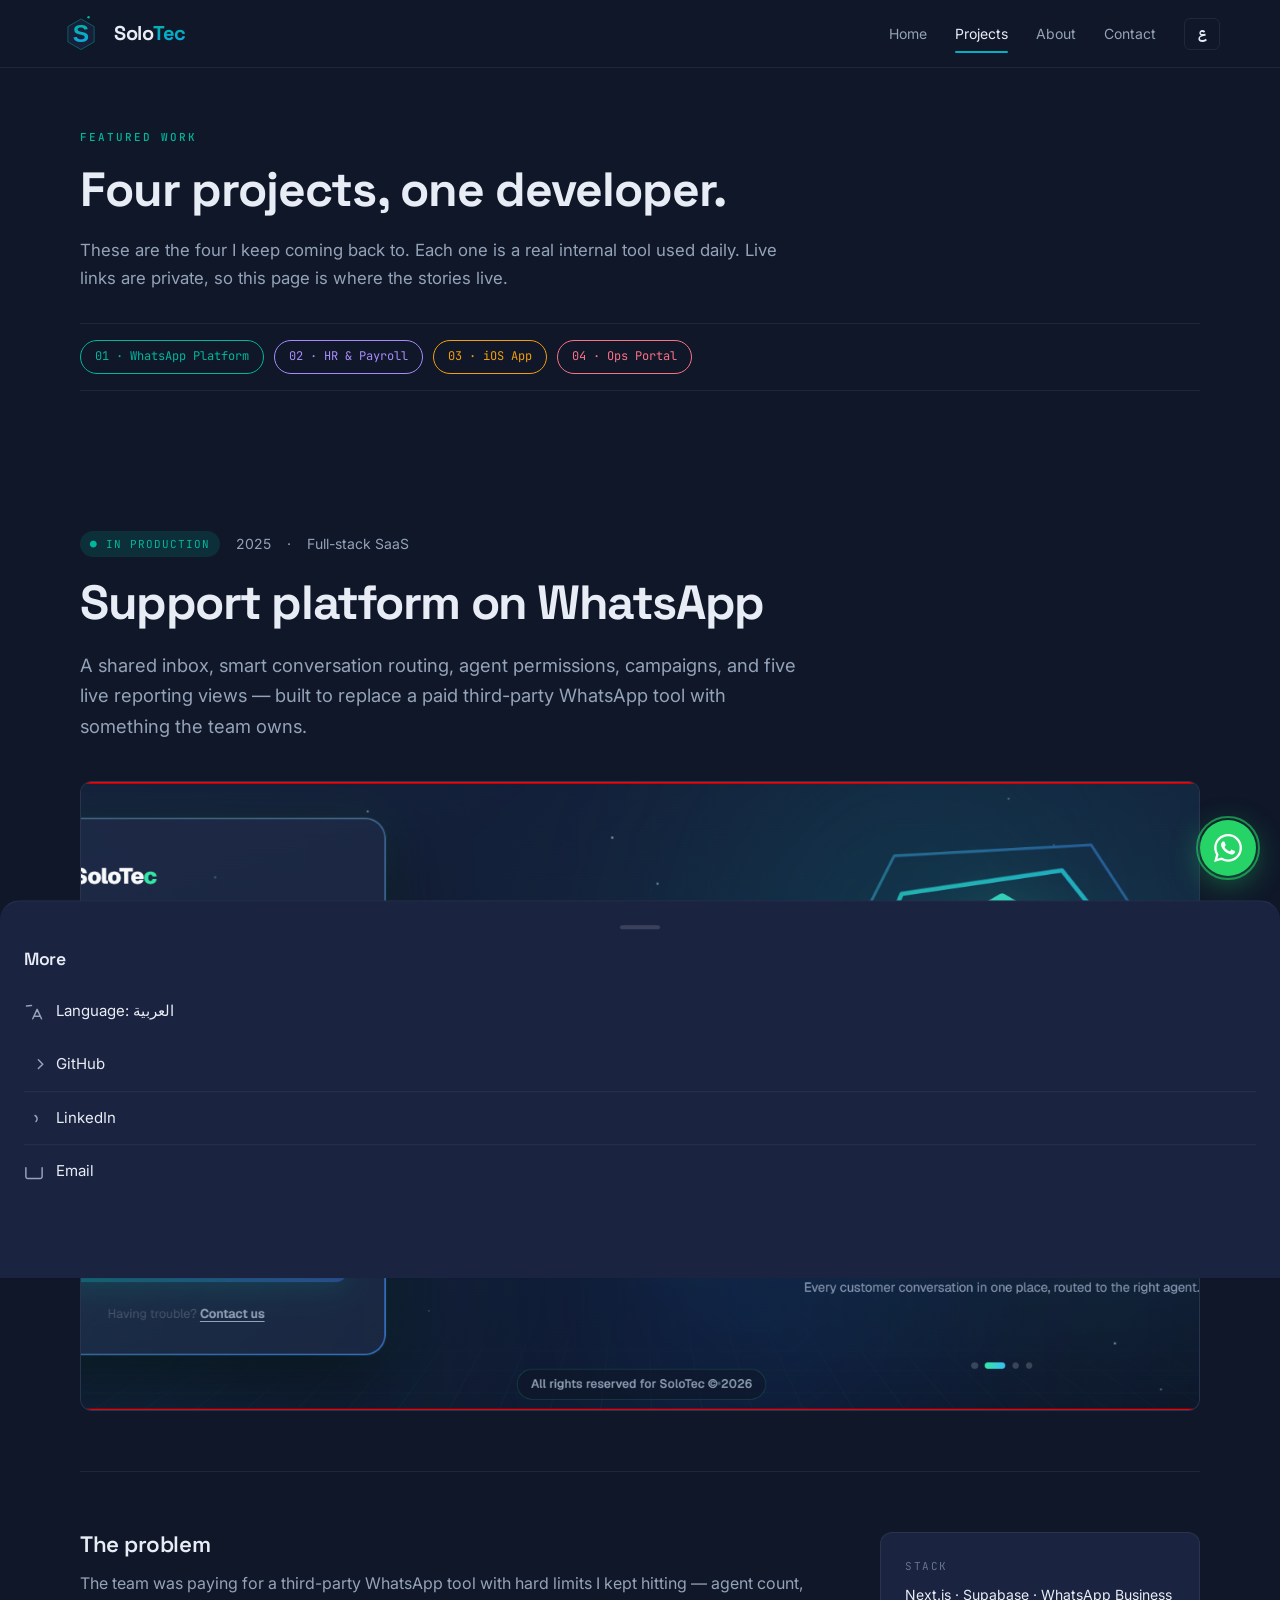
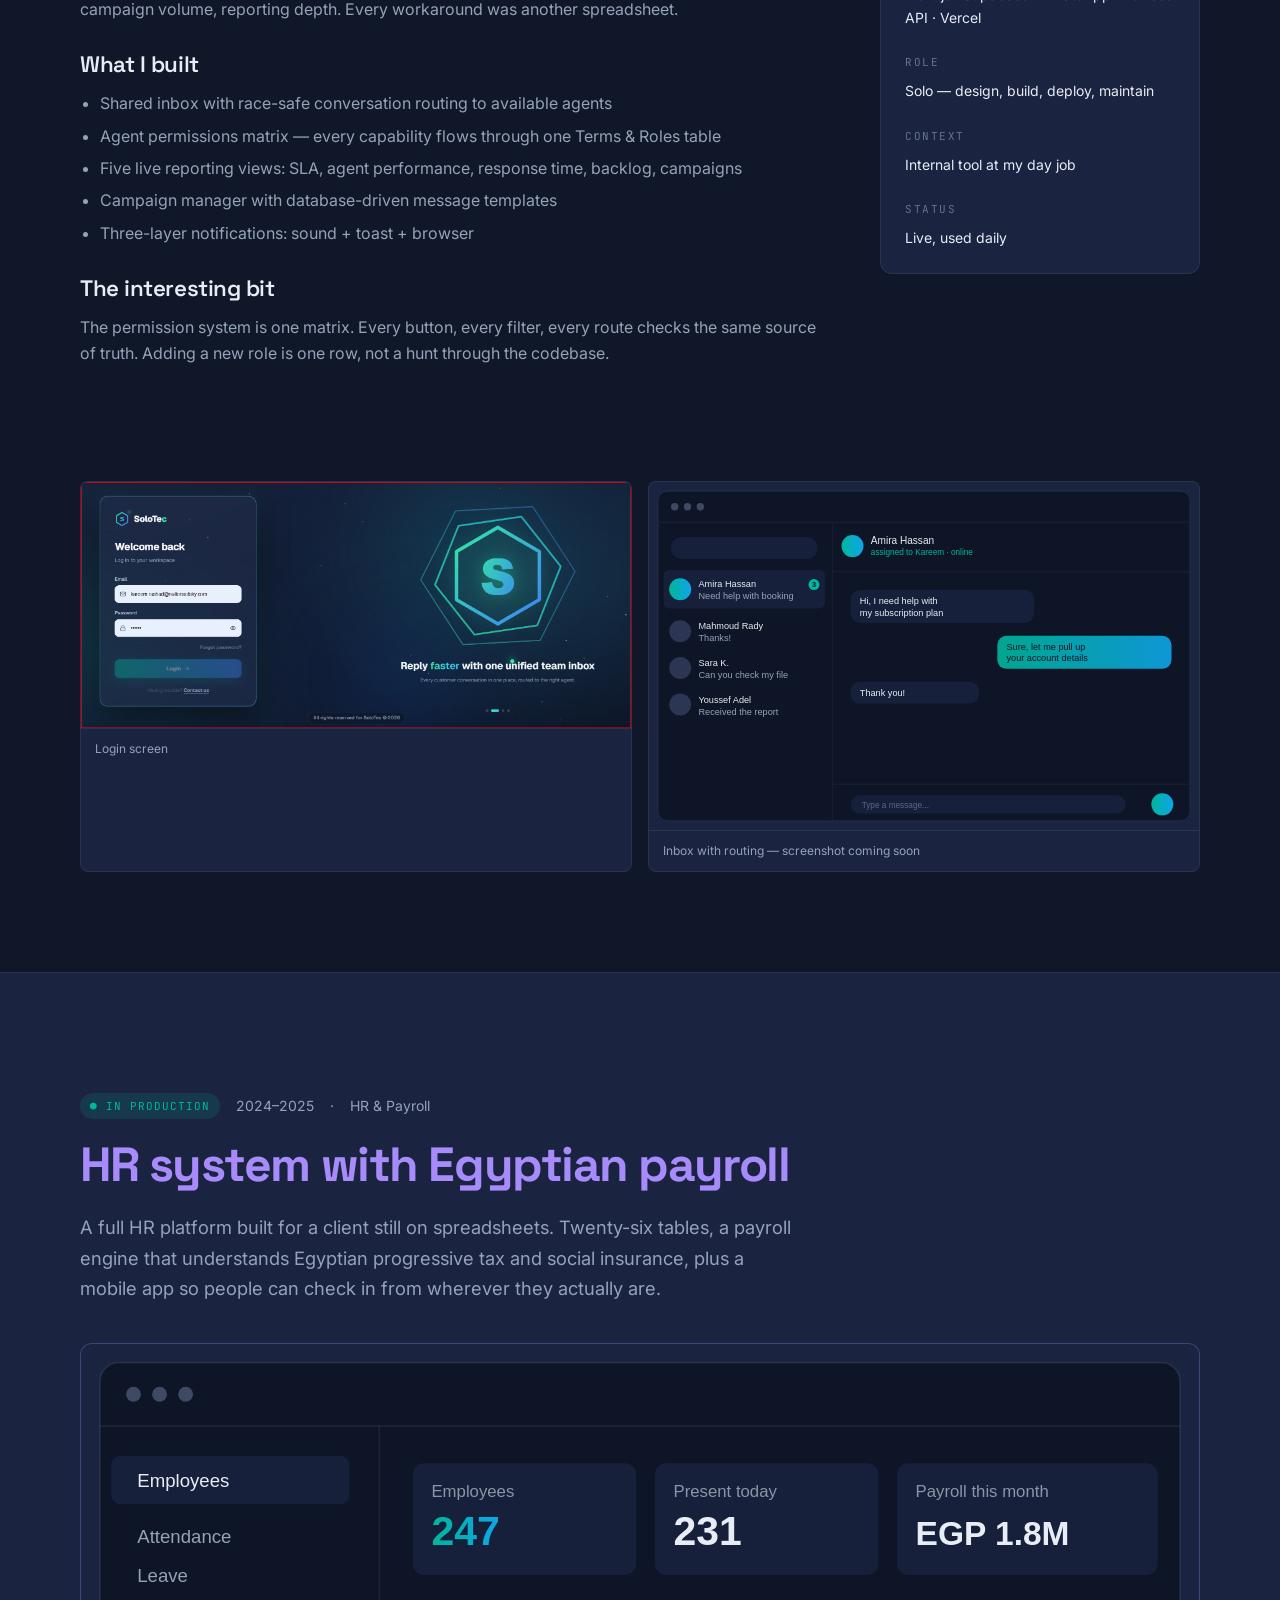
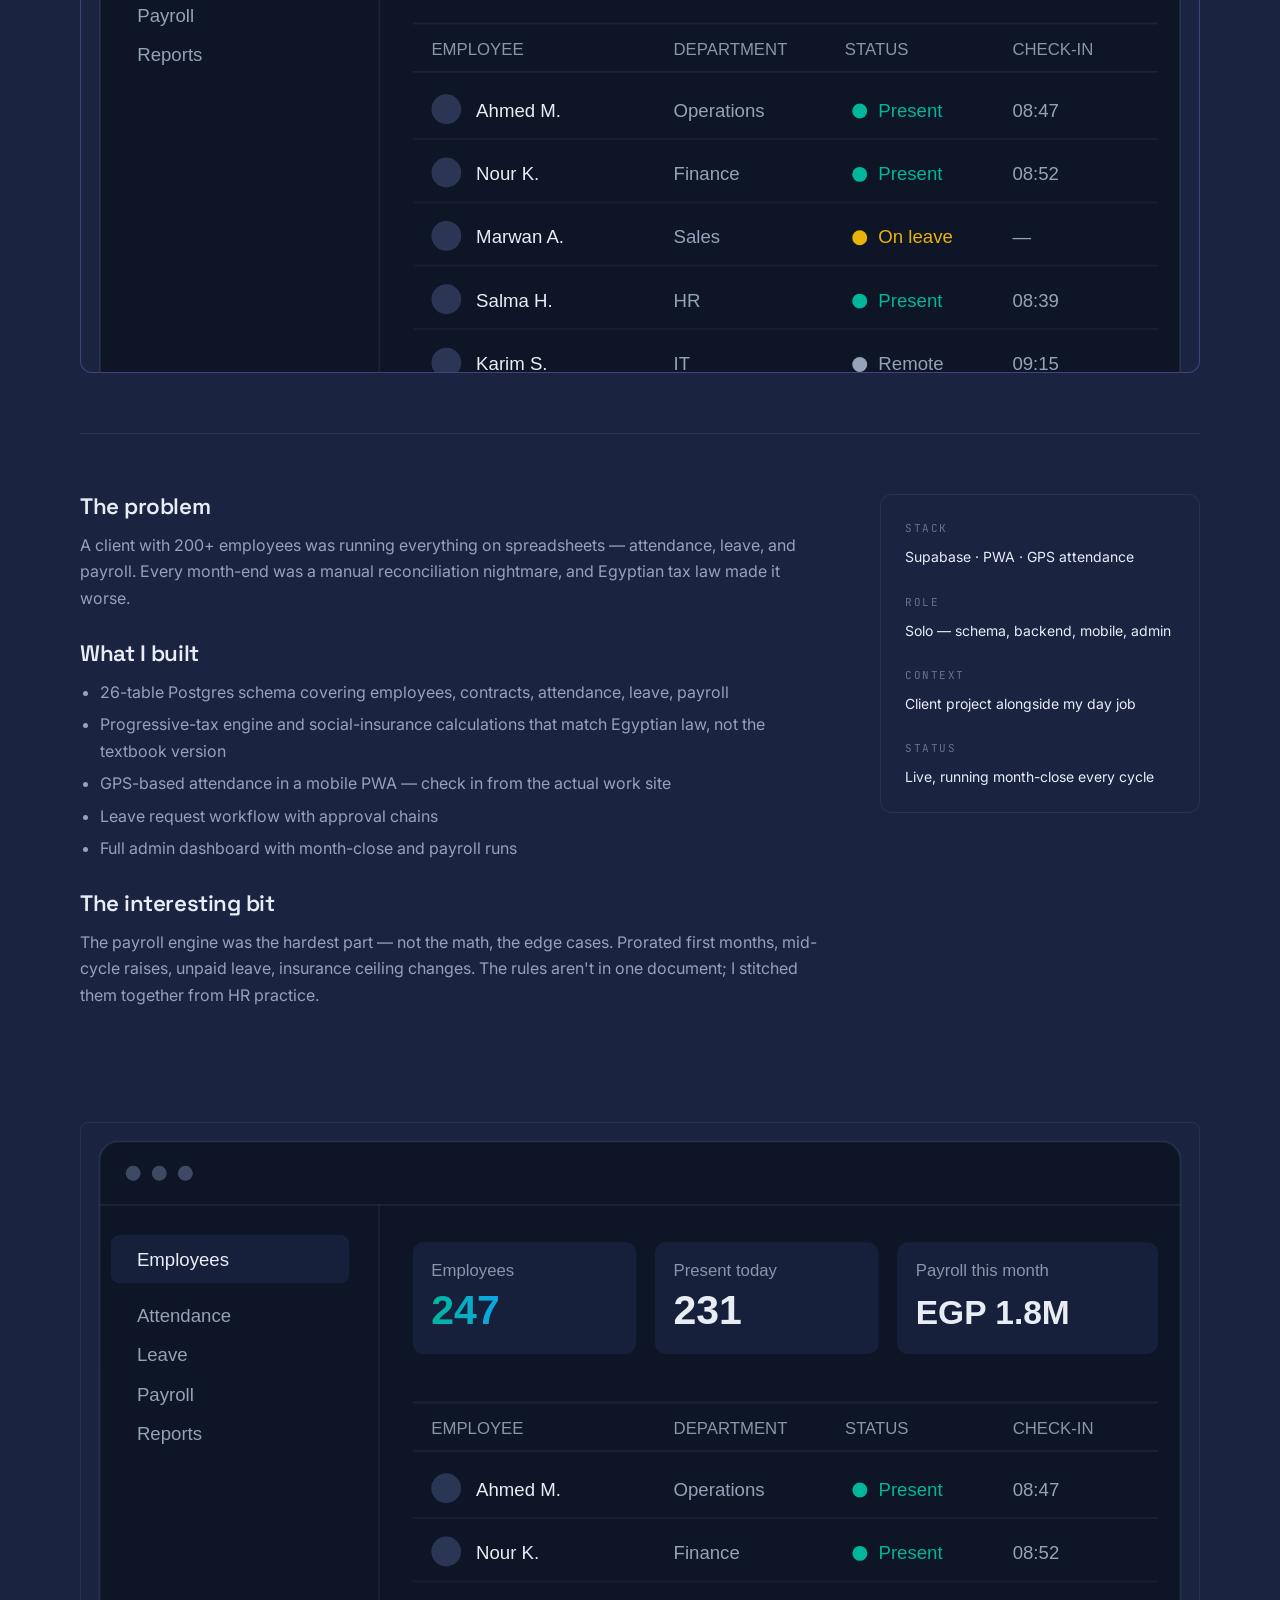
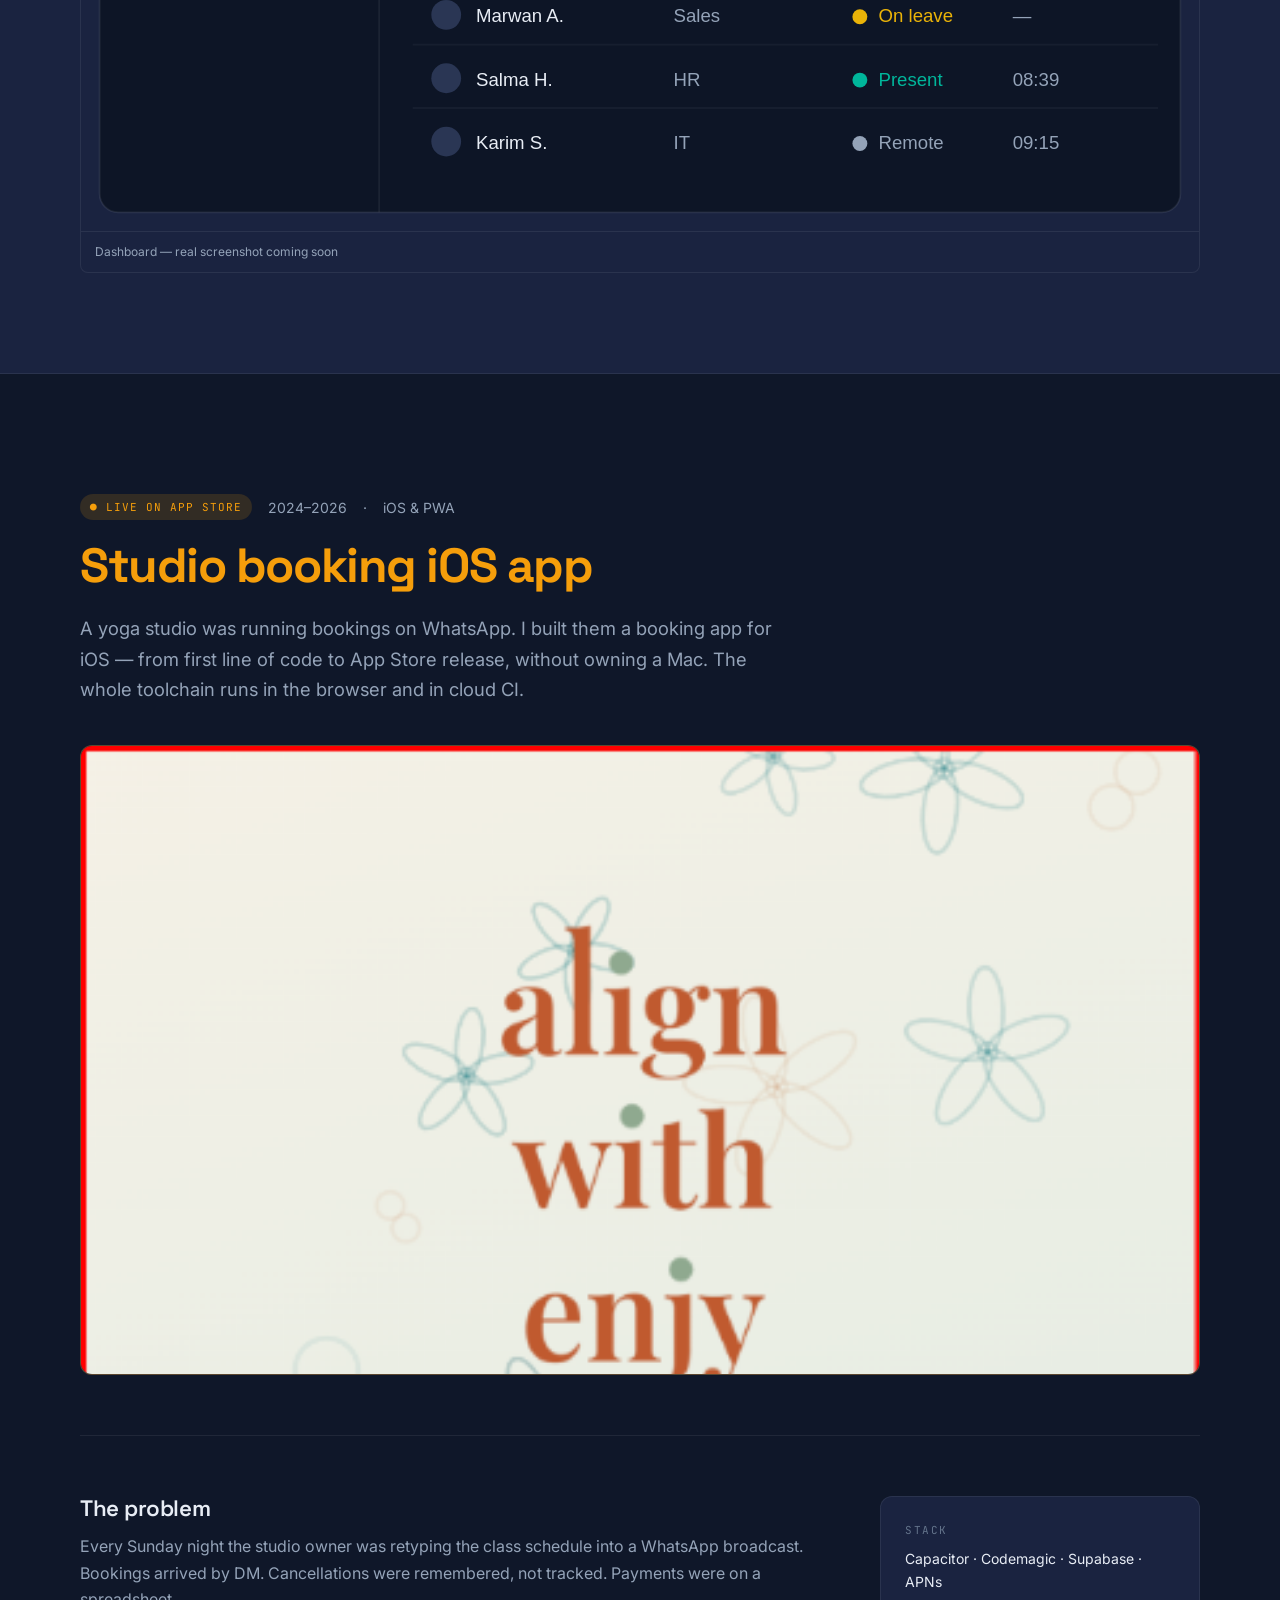
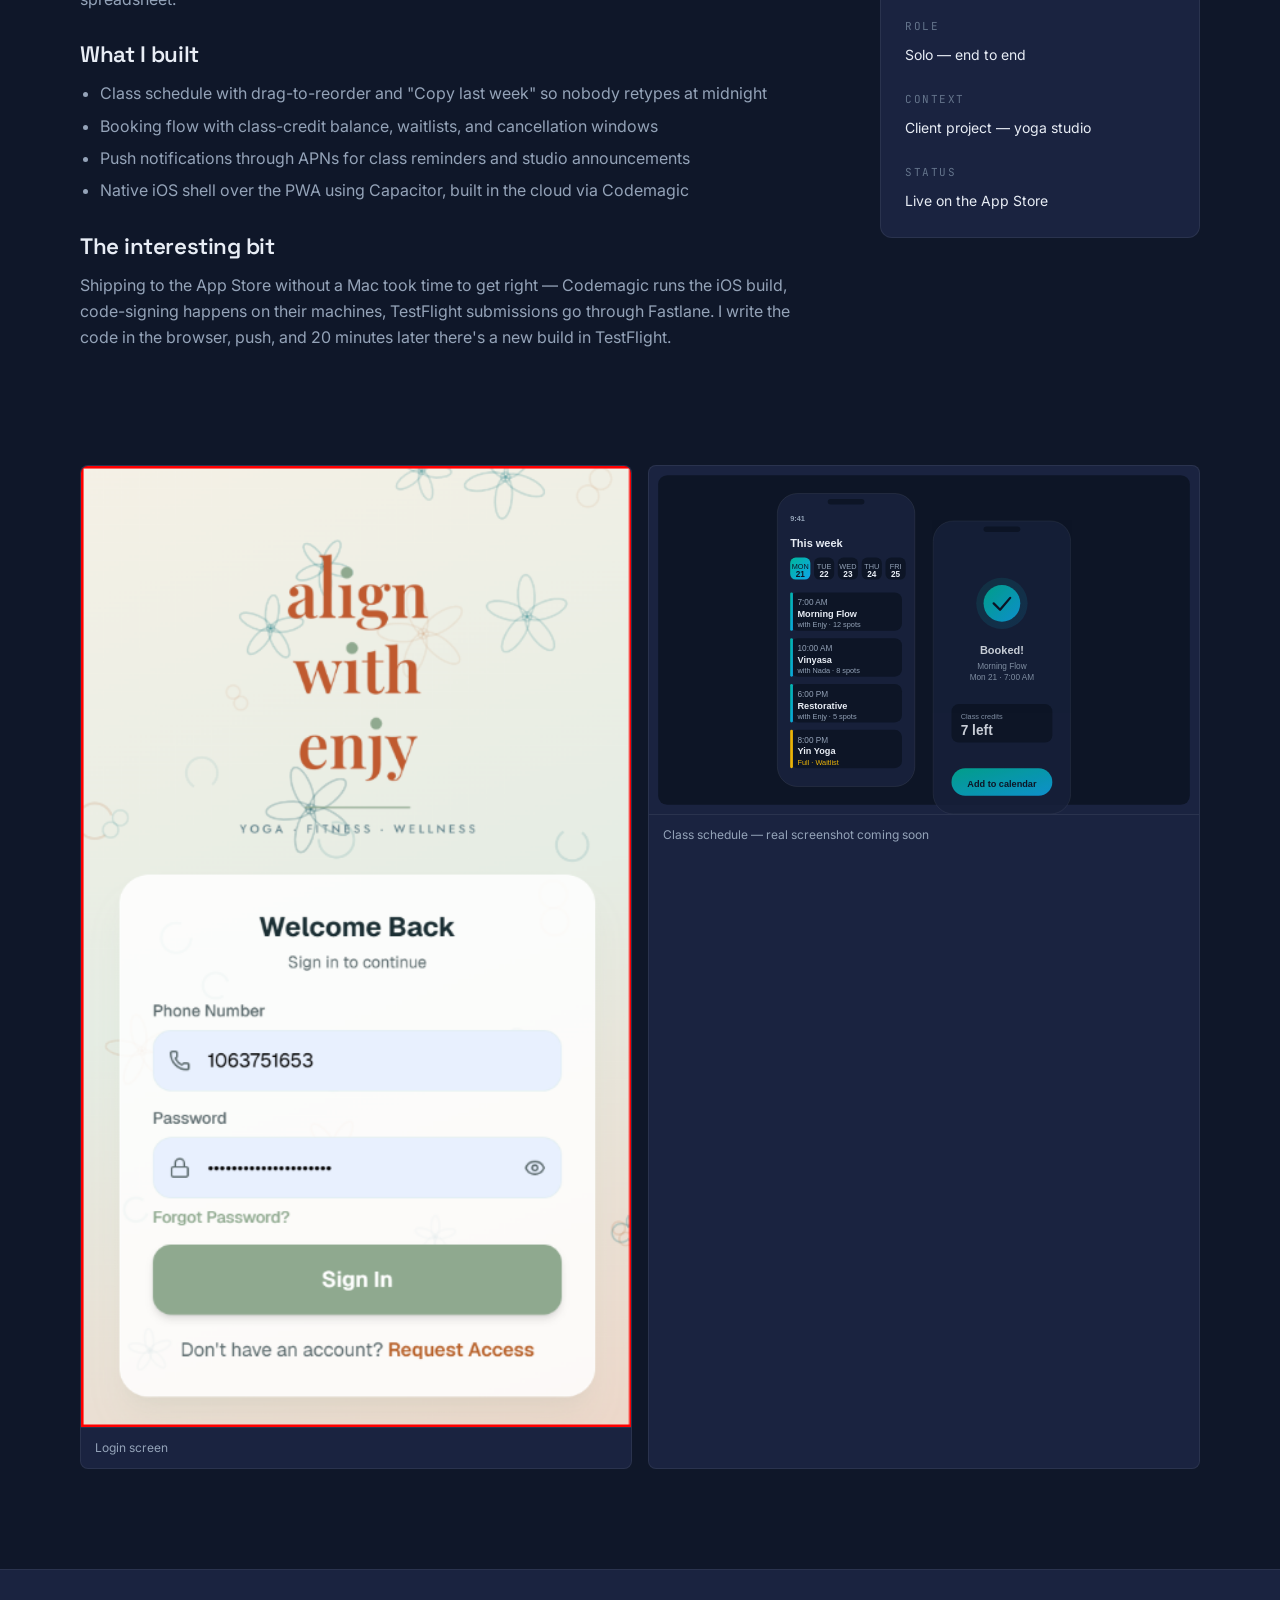
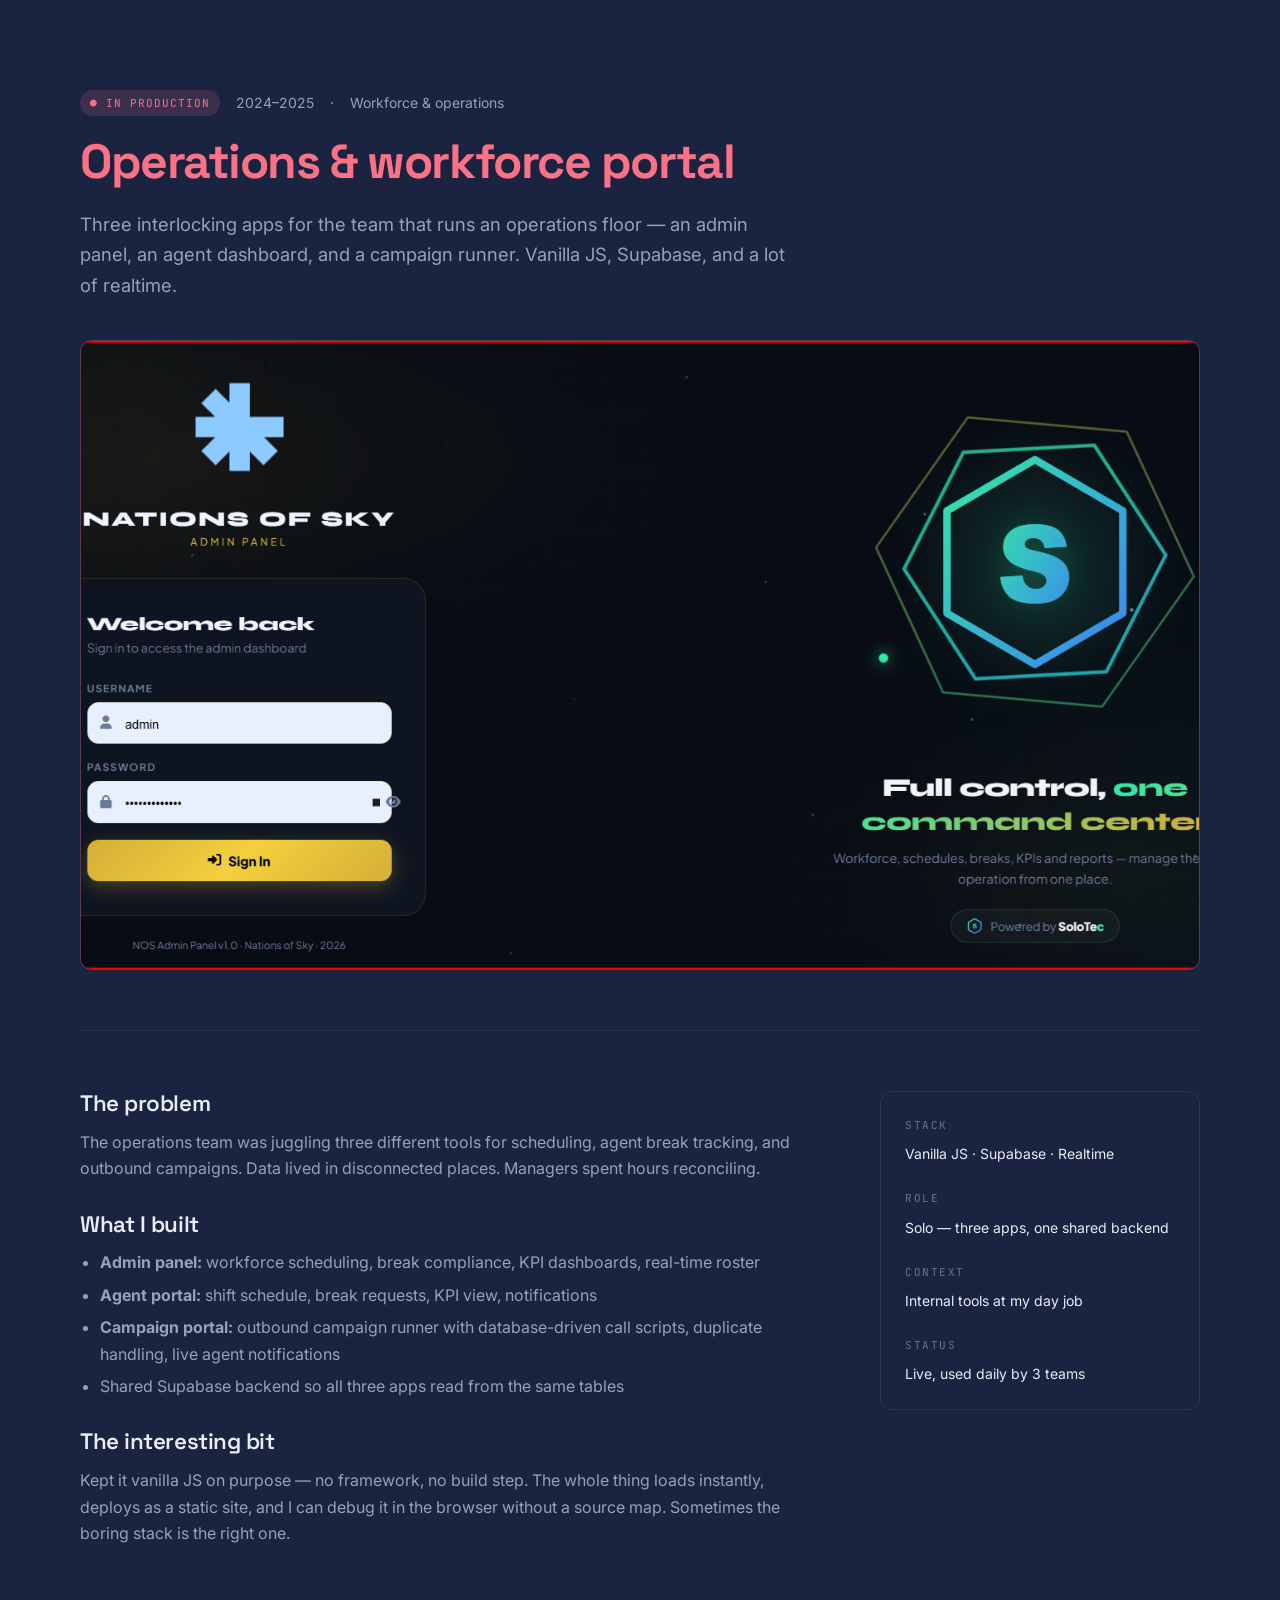
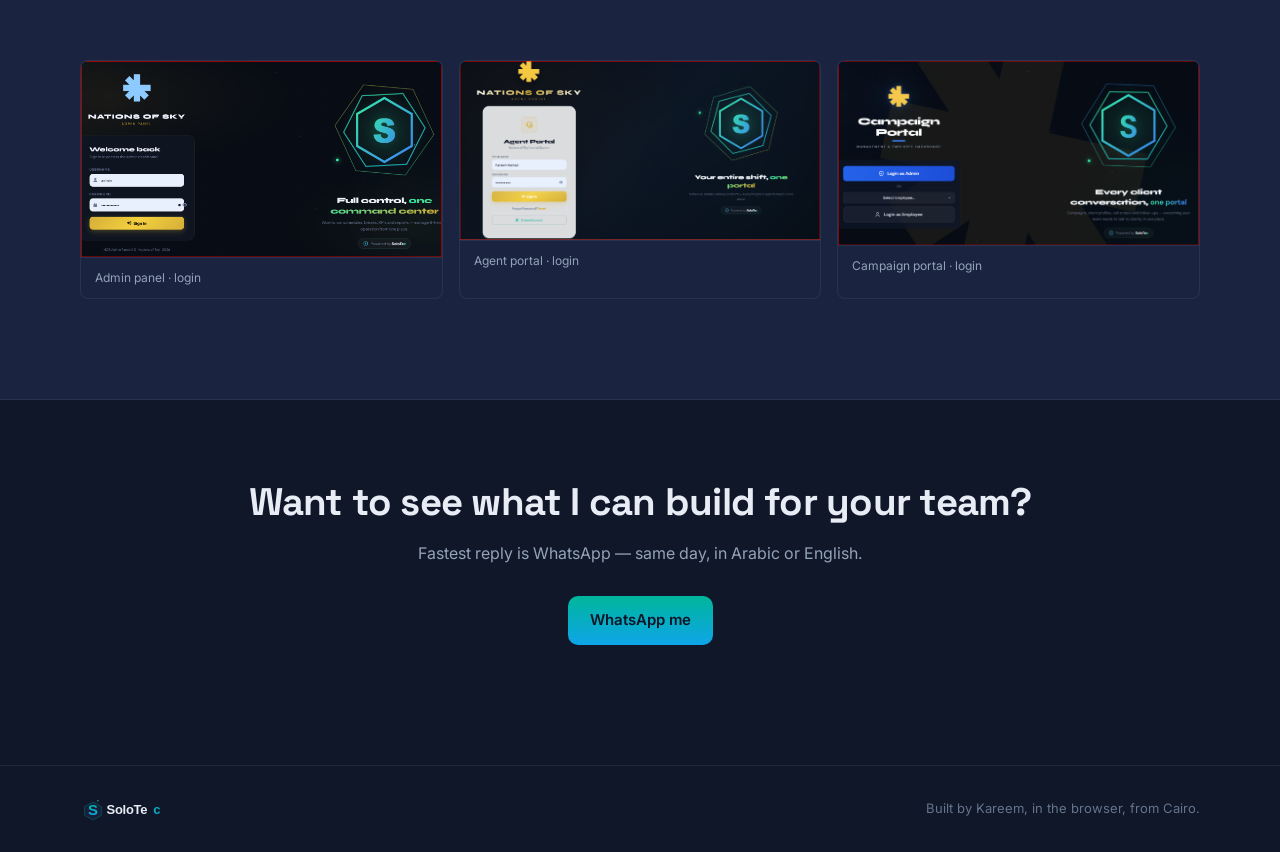
<file: projects.html>
<!DOCTYPE html>
<html lang="en" dir="ltr">
<head>
  <meta charset="UTF-8">
  <meta name="viewport" content="width=device-width, initial-scale=1.0">
  <title>Projects — Kareem Rashad</title>
  <meta name="description" content="Four featured projects by Kareem Rashad — a WhatsApp support platform, an HR system with Egyptian payroll, an iOS booking app, and a workforce operations portal.">
  <meta name="theme-color" content="#0F1729">

  <link rel="icon" type="image/svg+xml" href="assets/logo-mark.svg">
  <link rel="icon" type="image/png" sizes="64x64" href="assets/icons/favicon.png">
  <link rel="apple-touch-icon" href="assets/icons/apple-touch-icon.png">

  <link rel="preconnect" href="https://fonts.googleapis.com">
  <link rel="preconnect" href="https://fonts.gstatic.com" crossorigin>
  <link href="https://fonts.googleapis.com/css2?family=Space+Grotesk:wght@500;600;700&family=Inter:wght@400;500;600&family=JetBrains+Mono:wght@500&family=IBM+Plex+Sans+Arabic:wght@400;500;700&display=swap" rel="stylesheet">

  <link rel="stylesheet" href="css/main.css">
</head>
<body>

  <!-- Nav -->
  <nav class="nav">
    <a href="index.html" class="nav-brand" aria-label="SoloTec home">
      <img src="assets/logo-mark.svg" alt="" class="nav-brand-mark">
      <span class="nav-brand-word">Solo<span class="grad-text">Tec</span></span>
    </a>
    <div class="nav-links">
      <a href="index.html" class="nav-link" data-i18n="nav_home">Home</a>
      <a href="projects.html" class="nav-link active" data-i18n="nav_projects">Projects</a>
      <a href="about.html" class="nav-link" data-i18n="nav_about">About</a>
      <a href="contact.html" class="nav-link" data-i18n="nav_contact">Contact</a>
      <button id="langToggle" class="lang-toggle" aria-label="Switch language">ع</button>
    </div>
  </nav>


  <!-- Page hero -->
  <header class="section" style="padding-top: 60px; padding-bottom: 20px;">
    <div class="container">
      <p class="eyebrow">FEATURED WORK</p>
      <h1 style="font-size: clamp(2rem, 5vw, 3rem); margin-bottom: 20px;">Four projects, one developer.</h1>
      <p style="color: var(--muted); max-width: 720px; font-size: 1.05rem;">
        These are the four I keep coming back to. Each one is a real internal tool used daily.
        Live links are private, so this page is where the stories live.
      </p>

      <!-- Quick jump tabs -->
      <div style="display: flex; flex-wrap: wrap; gap: 10px; margin-top: 30px; padding: 16px 0; border-top: 1px solid var(--border); border-bottom: 1px solid var(--border); overflow-x: auto;">
        <a href="#whatsapp-platform" class="tech-tag" style="border-color: var(--teal); color: var(--teal); padding: 6px 14px; font-size: 12px;">01 · WhatsApp Platform</a>
        <a href="#hris" class="tech-tag" style="border-color: var(--purple); color: var(--purple); padding: 6px 14px; font-size: 12px;">02 · HR &amp; Payroll</a>
        <a href="#ios-app" class="tech-tag" style="border-color: var(--amber); color: var(--amber); padding: 6px 14px; font-size: 12px;">03 · iOS App</a>
        <a href="#ops-portal" class="tech-tag" style="border-color: var(--coral); color: var(--coral); padding: 6px 14px; font-size: 12px;">04 · Ops Portal</a>
      </div>
    </div>
  </header>


  <!-- ═══ Project 1: WhatsApp platform ═══ -->
  <section id="whatsapp-platform" class="section">
    <div class="container">

      <div class="project-hero">
        <div class="project-hero-meta">
          <span class="status-pill live">● In production</span>
          <span>2025</span>
          <span>·</span>
          <span>Full-stack SaaS</span>
        </div>
        <h2 class="project-title">Support platform on WhatsApp</h2>
        <p class="project-lede">
          A shared inbox, smart conversation routing, agent permissions, campaigns, and five live reporting views — built to replace a paid third-party WhatsApp tool with something the team owns.
        </p>

        <div class="project-cover">
          <img src="assets/screenshots/whatsapp/login.png" alt="Support platform login screen">
        </div>
      </div>

      <div class="project-details">
        <div class="details-main">
          <h3>The problem</h3>
          <p>The team was paying for a third-party WhatsApp tool with hard limits I kept hitting — agent count, campaign volume, reporting depth. Every workaround was another spreadsheet.</p>

          <h3>What I built</h3>
          <ul>
            <li>Shared inbox with race-safe conversation routing to available agents</li>
            <li>Agent permissions matrix — every capability flows through one Terms &amp; Roles table</li>
            <li>Five live reporting views: SLA, agent performance, response time, backlog, campaigns</li>
            <li>Campaign manager with database-driven message templates</li>
            <li>Three-layer notifications: sound + toast + browser</li>
          </ul>

          <h3>The interesting bit</h3>
          <p>The permission system is one matrix. Every button, every filter, every route checks the same source of truth. Adding a new role is one row, not a hunt through the codebase.</p>
        </div>

        <aside class="details-side">
          <div class="side-block">
            <div class="label">STACK</div>
            <div class="value">Next.js · Supabase · WhatsApp Business API · Vercel</div>
          </div>
          <div class="side-block">
            <div class="label">ROLE</div>
            <div class="value">Solo — design, build, deploy, maintain</div>
          </div>
          <div class="side-block">
            <div class="label">CONTEXT</div>
            <div class="value">Internal tool at my day job</div>
          </div>
          <div class="side-block">
            <div class="label">STATUS</div>
            <div class="value">Live, used daily</div>
          </div>
        </aside>
      </div>

      <!-- Screenshots gallery (placeholders — replace when ready) -->
      <div class="gallery">
        <figure>
          <img src="assets/screenshots/whatsapp/login.png" alt="Login screen">
          <figcaption>Login screen</figcaption>
        </figure>
        <figure>
          <img src="assets/mockups/mockup-whatsapp.svg" alt="Inbox with routing">
          <figcaption>Inbox with routing — screenshot coming soon</figcaption>
        </figure>
      </div>

    </div>
  </section>


  <!-- ═══ Project 2: HRIS ═══ -->
  <section id="hris" class="section" style="background: var(--surface); border-top: 1px solid var(--border); border-bottom: 1px solid var(--border);">
    <div class="container">

      <div class="project-hero">
        <div class="project-hero-meta">
          <span class="status-pill live">● In production</span>
          <span>2024–2025</span>
          <span>·</span>
          <span>HR &amp; Payroll</span>
        </div>
        <h2 class="project-title" style="color: var(--purple);">HR system with Egyptian payroll</h2>
        <p class="project-lede">
          A full HR platform built for a client still on spreadsheets. Twenty-six tables, a payroll engine that understands Egyptian progressive tax and social insurance, plus a mobile app so people can check in from wherever they actually are.
        </p>

        <div class="project-cover" style="border-color: rgba(167, 139, 250, 0.3);">
          <img src="assets/mockups/mockup-hris.svg" alt="HRIS dashboard preview">
        </div>
      </div>

      <div class="project-details">
        <div class="details-main">
          <h3>The problem</h3>
          <p>A client with 200+ employees was running everything on spreadsheets — attendance, leave, and payroll. Every month-end was a manual reconciliation nightmare, and Egyptian tax law made it worse.</p>

          <h3>What I built</h3>
          <ul>
            <li>26-table Postgres schema covering employees, contracts, attendance, leave, payroll</li>
            <li>Progressive-tax engine and social-insurance calculations that match Egyptian law, not the textbook version</li>
            <li>GPS-based attendance in a mobile PWA — check in from the actual work site</li>
            <li>Leave request workflow with approval chains</li>
            <li>Full admin dashboard with month-close and payroll runs</li>
          </ul>

          <h3>The interesting bit</h3>
          <p>The payroll engine was the hardest part — not the math, the edge cases. Prorated first months, mid-cycle raises, unpaid leave, insurance ceiling changes. The rules aren't in one document; I stitched them together from HR practice.</p>
        </div>

        <aside class="details-side">
          <div class="side-block">
            <div class="label">STACK</div>
            <div class="value">Supabase · PWA · GPS attendance</div>
          </div>
          <div class="side-block">
            <div class="label">ROLE</div>
            <div class="value">Solo — schema, backend, mobile, admin</div>
          </div>
          <div class="side-block">
            <div class="label">CONTEXT</div>
            <div class="value">Client project alongside my day job</div>
          </div>
          <div class="side-block">
            <div class="label">STATUS</div>
            <div class="value">Live, running month-close every cycle</div>
          </div>
        </aside>
      </div>

      <div class="gallery">
        <figure>
          <img src="assets/mockups/mockup-hris.svg" alt="Dashboard">
          <figcaption>Dashboard — real screenshot coming soon</figcaption>
        </figure>
      </div>

    </div>
  </section>


  <!-- ═══ Project 3: iOS app ═══ -->
  <section id="ios-app" class="section">
    <div class="container">

      <div class="project-hero">
        <div class="project-hero-meta">
          <span class="status-pill live" style="background: rgba(245, 158, 11, 0.15); color: var(--amber);">● Live on App Store</span>
          <span>2024–2026</span>
          <span>·</span>
          <span>iOS &amp; PWA</span>
        </div>
        <h2 class="project-title" style="color: var(--amber);">Studio booking iOS app</h2>
        <p class="project-lede">
          A yoga studio was running bookings on WhatsApp. I built them a booking app for iOS — from first line of code to App Store release, without owning a Mac. The whole toolchain runs in the browser and in cloud CI.
        </p>

        <div class="project-cover" style="border-color: rgba(245, 158, 11, 0.3);">
          <img src="assets/screenshots/ios/enjy-login.png" alt="Align with Enjy iOS app">
        </div>
      </div>

      <div class="project-details">
        <div class="details-main">
          <h3>The problem</h3>
          <p>Every Sunday night the studio owner was retyping the class schedule into a WhatsApp broadcast. Bookings arrived by DM. Cancellations were remembered, not tracked. Payments were on a spreadsheet.</p>

          <h3>What I built</h3>
          <ul>
            <li>Class schedule with drag-to-reorder and "Copy last week" so nobody retypes at midnight</li>
            <li>Booking flow with class-credit balance, waitlists, and cancellation windows</li>
            <li>Push notifications through APNs for class reminders and studio announcements</li>
            <li>Native iOS shell over the PWA using Capacitor, built in the cloud via Codemagic</li>
          </ul>

          <h3>The interesting bit</h3>
          <p>Shipping to the App Store without a Mac took time to get right — Codemagic runs the iOS build, code-signing happens on their machines, TestFlight submissions go through Fastlane. I write the code in the browser, push, and 20 minutes later there's a new build in TestFlight.</p>
        </div>

        <aside class="details-side">
          <div class="side-block">
            <div class="label">STACK</div>
            <div class="value">Capacitor · Codemagic · Supabase · APNs</div>
          </div>
          <div class="side-block">
            <div class="label">ROLE</div>
            <div class="value">Solo — end to end</div>
          </div>
          <div class="side-block">
            <div class="label">CONTEXT</div>
            <div class="value">Client project — yoga studio</div>
          </div>
          <div class="side-block">
            <div class="label">STATUS</div>
            <div class="value">Live on the App Store</div>
          </div>
        </aside>
      </div>

      <div class="gallery">
        <figure>
          <img src="assets/screenshots/ios/enjy-login.png" alt="Login screen">
          <figcaption>Login screen</figcaption>
        </figure>
        <figure>
          <img src="assets/mockups/mockup-ios.svg" alt="Class schedule">
          <figcaption>Class schedule — real screenshot coming soon</figcaption>
        </figure>
      </div>

    </div>
  </section>


  <!-- ═══ Project 4: Operations portal ═══ -->
  <section id="ops-portal" class="section" style="background: var(--surface); border-top: 1px solid var(--border); border-bottom: 1px solid var(--border);">
    <div class="container">

      <div class="project-hero">
        <div class="project-hero-meta">
          <span class="status-pill live" style="background: rgba(251, 113, 133, 0.15); color: var(--coral);">● In production</span>
          <span>2024–2025</span>
          <span>·</span>
          <span>Workforce &amp; operations</span>
        </div>
        <h2 class="project-title" style="color: var(--coral);">Operations &amp; workforce portal</h2>
        <p class="project-lede">
          Three interlocking apps for the team that runs an operations floor — an admin panel, an agent dashboard, and a campaign runner. Vanilla JS, Supabase, and a lot of realtime.
        </p>

        <div class="project-cover" style="border-color: rgba(251, 113, 133, 0.3);">
          <img src="assets/screenshots/ops/admin-panel-login.png" alt="Admin panel">
        </div>
      </div>

      <div class="project-details">
        <div class="details-main">
          <h3>The problem</h3>
          <p>The operations team was juggling three different tools for scheduling, agent break tracking, and outbound campaigns. Data lived in disconnected places. Managers spent hours reconciling.</p>

          <h3>What I built</h3>
          <ul>
            <li><strong>Admin panel:</strong> workforce scheduling, break compliance, KPI dashboards, real-time roster</li>
            <li><strong>Agent portal:</strong> shift schedule, break requests, KPI view, notifications</li>
            <li><strong>Campaign portal:</strong> outbound campaign runner with database-driven call scripts, duplicate handling, live agent notifications</li>
            <li>Shared Supabase backend so all three apps read from the same tables</li>
          </ul>

          <h3>The interesting bit</h3>
          <p>Kept it vanilla JS on purpose — no framework, no build step. The whole thing loads instantly, deploys as a static site, and I can debug it in the browser without a source map. Sometimes the boring stack is the right one.</p>
        </div>

        <aside class="details-side">
          <div class="side-block">
            <div class="label">STACK</div>
            <div class="value">Vanilla JS · Supabase · Realtime</div>
          </div>
          <div class="side-block">
            <div class="label">ROLE</div>
            <div class="value">Solo — three apps, one shared backend</div>
          </div>
          <div class="side-block">
            <div class="label">CONTEXT</div>
            <div class="value">Internal tools at my day job</div>
          </div>
          <div class="side-block">
            <div class="label">STATUS</div>
            <div class="value">Live, used daily by 3 teams</div>
          </div>
        </aside>
      </div>

      <div class="gallery">
        <figure>
          <img src="assets/screenshots/ops/admin-panel-login.png" alt="Admin panel login">
          <figcaption>Admin panel · login</figcaption>
        </figure>
        <figure>
          <img src="assets/screenshots/ops/agent-portal-login.png" alt="Agent portal login">
          <figcaption>Agent portal · login</figcaption>
        </figure>
        <figure>
          <img src="assets/screenshots/ops/campaign-portal-login.png" alt="Campaign portal login">
          <figcaption>Campaign portal · login</figcaption>
        </figure>
      </div>

    </div>
  </section>


  <!-- CTA -->
  <section class="section" style="text-align: center;">
    <div class="container">
      <h2 style="margin: 0 auto 16px;">Want to see what I can build for your team?</h2>
      <p style="color: var(--muted); margin-bottom: 30px;">Fastest reply is WhatsApp — same day, in Arabic or English.</p>
      <a href="https://wa.me/201111509666" class="btn btn-primary" target="_blank" rel="noopener">WhatsApp me</a>
    </div>
  </section>


  <!-- Footer -->
  <footer class="footer">
    <div class="container footer-inner">
      <img src="assets/logo-wordmark.svg" alt="SoloTec" class="footer-wordmark">
      <span class="footer-note" data-i18n="footer_note">Built by Kareem, in the browser, from Cairo.</span>
    </div>
  </footer>


  <!-- Mobile bottom nav -->
  <nav class="bottom-nav" aria-label="Mobile navigation">
    <ul class="bnav-list">
      <li><a href="index.html" class="bnav-item">
        <svg viewBox="0 0 24 24"><path stroke-linecap="round" stroke-linejoin="round" d="m3 12 2-2m0 0 7-7 7 7M5 10v10a1 1 0 0 0 1 1h3m10-11 2 2m-2-2v10a1 1 0 0 1-1 1h-3m-6 0a1 1 0 0 1-1-1v-4a1 1 0 0 1 1-1h2a1 1 0 0 1 1 1v4a1 1 0 0 1-1 1m-6 0h6"/></svg>
        <span data-i18n="nav_home">Home</span>
      </a></li>
      <li><a href="projects.html" class="bnav-item active">
        <svg viewBox="0 0 24 24"><path stroke-linecap="round" stroke-linejoin="round" d="M20.25 6.375c0 2.278-3.694 4.125-8.25 4.125S3.75 8.653 3.75 6.375m16.5 0c0-2.278-3.694-4.125-8.25-4.125S3.75 4.097 3.75 6.375m16.5 0v11.25c0 2.278-3.694 4.125-8.25 4.125s-8.25-1.847-8.25-4.125V6.375m16.5 0v3.75m-16.5-3.75v3.75m16.5 0v3.75C20.25 16.153 16.556 18 12 18s-8.25-1.847-8.25-4.125v-3.75"/></svg>
        <span data-i18n="nav_projects">Projects</span>
      </a></li>
      <li><a href="about.html" class="bnav-item">
        <svg viewBox="0 0 24 24"><path stroke-linecap="round" stroke-linejoin="round" d="M15.75 6a3.75 3.75 0 1 1-7.5 0 3.75 3.75 0 0 1 7.5 0ZM4.501 20.118a7.5 7.5 0 0 1 14.998 0A17.933 17.933 0 0 1 12 21.75c-2.676 0-5.216-.584-7.499-1.632Z"/></svg>
        <span data-i18n="nav_about">About</span>
      </a></li>
      <li><a href="contact.html" class="bnav-item">
        <svg viewBox="0 0 24 24"><path stroke-linecap="round" stroke-linejoin="round" d="M21.75 6.75v10.5a2.25 2.25 0 0 1-2.25 2.25h-15a2.25 2.25 0 0 1-2.25-2.25V6.75m19.5 0A2.25 2.25 0 0 0 19.5 4.5h-15a2.25 2.25 0 0 0-2.25 2.25m19.5 0v.243a2.25 2.25 0 0 1-1.07 1.916l-7.5 4.615a2.25 2.25 0 0 1-2.36 0L3.32 8.91a2.25 2.25 0 0 1-1.07-1.916V6.75"/></svg>
        <span data-i18n="nav_contact">Contact</span>
      </a></li>
      <li><button id="sheetTrigger" class="bnav-item" aria-label="Menu">
        <svg viewBox="0 0 24 24"><path stroke-linecap="round" stroke-linejoin="round" d="M3.75 6.75h16.5M3.75 12h16.5m-16.5 5.25h16.5"/></svg>
        <span data-i18n="nav_menu">Menu</span>
      </button></li>
    </ul>
  </nav>

  <div class="sheet-backdrop" id="sheetBackdrop"></div>
  <div class="sheet" id="sheet" role="dialog">
    <div class="sheet-handle"></div>
    <h3 class="sheet-title" data-i18n="menu_title">More</h3>
    <button class="sheet-item" id="sheetLangBtn" style="width:100%; background:transparent; border:none; text-align:start; cursor:pointer;">
      <svg viewBox="0 0 24 24"><path stroke-linecap="round" stroke-linejoin="round" d="m10.5 21 5.25-11.25L21 21m-9-3h7.5M3 5.621a48.474 48.474 0 0 1 6-.371"/></svg>
      <span data-i18n="menu_lang">Language: العربية</span>
    </button>
    <a href="https://github.com/soloever2-maker" target="_blank" rel="noopener" class="sheet-item">
      <svg viewBox="0 0 24 24"><path stroke-linecap="round" stroke-linejoin="round" d="M17.25 6.75 22.5 12l-5.25 5.25"/></svg>
      <span>GitHub</span>
    </a>
    <a href="https://www.linkedin.com/in/kareem-rashad-93b258a2/" target="_blank" rel="noopener" class="sheet-item">
      <svg viewBox="0 0 24 24"><path stroke-linecap="round" stroke-linejoin="round" d="M13.19 8.688a4.5 4.5 0 0 1 1.242 7.244"/></svg>
      <span>LinkedIn</span>
    </a>
    <a href="mailto:Soloever2@gmail.com" class="sheet-item">
      <svg viewBox="0 0 24 24"><path stroke-linecap="round" stroke-linejoin="round" d="M21.75 6.75v10.5a2.25 2.25 0 0 1-2.25 2.25h-15a2.25 2.25 0 0 1-2.25-2.25V6.75"/></svg>
      <span>Email</span>
    </a>
  </div>


  <!-- Floating WhatsApp -->
  <a href="https://wa.me/201111509666" target="_blank" rel="noopener" class="floating-wa" aria-label="WhatsApp">
    <svg viewBox="0 0 24 24" aria-hidden="true"><path fill="currentColor" d="M17.472 14.382c-.297-.149-1.758-.867-2.03-.967-.273-.099-.471-.148-.67.15-.197.297-.767.966-.94 1.164-.173.199-.347.223-.644.075-.297-.15-1.255-.463-2.39-1.475-.883-.788-1.48-1.761-1.653-2.059-.173-.297-.018-.458.13-.606.134-.133.298-.347.446-.52.149-.174.198-.298.298-.497.099-.198.05-.371-.025-.52-.075-.149-.669-1.612-.916-2.207-.242-.579-.487-.5-.669-.51-.173-.008-.371-.01-.57-.01-.198 0-.52.074-.792.372-.272.297-1.04 1.016-1.04 2.479 0 1.462 1.065 2.875 1.213 3.074.149.198 2.096 3.2 5.077 4.487.709.306 1.262.489 1.694.625.712.227 1.36.195 1.871.118.571-.085 1.758-.719 2.006-1.413.248-.694.248-1.289.173-1.413-.074-.124-.272-.198-.57-.347m-5.421 7.403h-.004a9.87 9.87 0 0 1-5.031-1.378l-.361-.214-3.741.982.998-3.648-.235-.374a9.86 9.86 0 0 1-1.51-5.26c.001-5.45 4.436-9.884 9.888-9.884 2.64 0 5.122 1.03 6.988 2.898a9.825 9.825 0 0 1 2.893 6.994c-.003 5.45-4.437 9.884-9.885 9.884m8.413-18.297A11.815 11.815 0 0 0 12.05 0C5.495 0 .16 5.335.157 11.892c0 2.096.547 4.142 1.588 5.945L.057 24l6.305-1.654a11.882 11.882 0 0 0 5.683 1.448h.005c6.554 0 11.89-5.335 11.893-11.893a11.821 11.821 0 0 0-3.48-8.413Z"/></svg>
  </a>


  <script src="js/main.js" defer></script>
</body>
</html>
</file>
<file: css/main.css>
/* ═══════════════════════════════════════════════════════════════
   SoloTec / Kareem Rashad — main.css
   
   Structure:
     1. Design tokens
     2. Reset & base
     3. Typography
     4. Layout primitives
     5. Top navigation
     6. Hero + animated banner
     7. Sections
     8. Cards & components
     9. Project pages
    10. Bottom navigation (mobile)
    11. Floating WhatsApp
    12. Footer
    13. Animations
    14. Responsive
   ═══════════════════════════════════════════════════════════════ */


/* ───── 1. Design tokens ───── */
:root {
  /* Surface colors — slightly lighter than before to reduce heaviness */
  --bg:         #0F1729;
  --surface:    #1A2340;
  --surface-2:  #232E4D;
  --border:     rgba(255, 255, 255, 0.07);
  --border-hi:  rgba(255, 255, 255, 0.14);

  /* Text */
  --text:       #E8EDF5;
  --muted:      #94A3B8;
  --dim:        #64748B;

  /* Brand accents */
  --teal:       #00B69B;
  --blue:       #0EA5E9;
  --purple:     #A78BFA;
  --amber:      #F59E0B;
  --coral:      #FB7185;

  /* Gradients */
  --grad-brand:  linear-gradient(180deg, #00B69B, #0EA5E9);
  --grad-purple: linear-gradient(135deg, #C4B5FD, #7C3AED);
  --grad-amber:  linear-gradient(135deg, #FCD34D, #D97706);
  --grad-coral:  linear-gradient(135deg, #FDA4AF, #E11D48);

  /* Typography */
  --font-display: 'Space Grotesk', 'Segoe UI', sans-serif;
  --font-body:    'Inter', 'Segoe UI', sans-serif;
  --font-mono:    'JetBrains Mono', ui-monospace, monospace;
  --font-ar:      'IBM Plex Sans Arabic', sans-serif;

  /* Spacing / sizing */
  --radius:      12px;
  --radius-sm:   8px;
  --max-w:       1240px;
  --nav-h:       68px;

  /* Shadows */
  --shadow-glow: 0 8px 40px rgba(0, 182, 155, 0.15);
}

html[lang="ar"] {
  --font-display: 'IBM Plex Sans Arabic', sans-serif;
  --font-body:    'IBM Plex Sans Arabic', sans-serif;
}


/* ───── 2. Reset & base ───── */
*, *::before, *::after { box-sizing: border-box; margin: 0; padding: 0; }

html {
  scroll-behavior: smooth;
  -webkit-text-size-adjust: 100%;
}

body {
  font-family: var(--font-body);
  background: var(--bg);
  color: var(--text);
  line-height: 1.65;
  -webkit-font-smoothing: antialiased;
  overflow-x: hidden;
  min-height: 100vh;
  /* Space at bottom on mobile for the bottom nav */
  padding-bottom: 0;
}

img, svg { display: block; max-width: 100%; }

a { color: inherit; text-decoration: none; }

button { font: inherit; }


/* ───── 3. Typography ───── */
h1, h2, h3, h4 {
  font-family: var(--font-display);
  line-height: 1.15;
  letter-spacing: -0.02em;
}
h1 { font-size: clamp(2.4rem, 6vw, 4.5rem); font-weight: 700; }
h2 { font-size: clamp(1.6rem, 3.5vw, 2.4rem); font-weight: 700; }
h3 { font-size: clamp(1.15rem, 2vw, 1.4rem); font-weight: 600; }

.grad-text {
  background: var(--grad-brand);
  -webkit-background-clip: text;
  background-clip: text;
  color: transparent;
}

.eyebrow {
  font-family: var(--font-mono);
  font-size: 11px;
  font-weight: 500;
  letter-spacing: 2px;
  text-transform: uppercase;
  color: var(--teal);
  margin-bottom: 16px;
}
html[lang="ar"] .eyebrow {
  font-family: var(--font-ar);
  letter-spacing: 0.5px;
}


/* ───── 4. Layout primitives ───── */
.container {
  max-width: var(--max-w);
  margin: 0 auto;
  padding: 0 clamp(20px, 5vw, 60px);
}


/* ───── 5. Top navigation ───── */
.nav {
  height: var(--nav-h);
  display: flex;
  align-items: center;
  justify-content: space-between;
  padding: 0 clamp(20px, 5vw, 60px);
  border-bottom: 1px solid var(--border);
  background: var(--bg);
  position: relative;
  z-index: 50;
}

.nav-brand {
  display: flex;
  align-items: center;
  gap: 12px;
}
.nav-brand-mark {
  height: 46px;   /* bigger than before, as requested */
  width: auto;
}
.nav-brand-word {
  font-family: var(--font-display);
  font-weight: 700;
  font-size: 20px;
  letter-spacing: -0.5px;
}

.nav-links {
  display: flex;
  align-items: center;
  gap: 28px;
}
.nav-link {
  font-size: 14px;
  color: var(--muted);
  transition: color 0.2s;
  position: relative;
  padding: 6px 0;
}
.nav-link:hover { color: var(--text); }
.nav-link.active {
  color: var(--text);
}
.nav-link.active::after {
  content: '';
  position: absolute;
  bottom: -2px;
  left: 0;
  right: 0;
  height: 2px;
  background: var(--grad-brand);
  border-radius: 2px;
}

.lang-toggle {
  font-family: var(--font-ar);
  font-size: 13px;
  font-weight: 700;
  color: var(--text);
  background: transparent;
  border: 1px solid var(--border);
  border-radius: 6px;
  width: 36px;
  height: 32px;
  cursor: pointer;
  transition: border-color 0.2s, color 0.2s;
}
.lang-toggle:hover {
  border-color: var(--teal);
  color: var(--teal);
}


/* ───── 6. Hero + animated banner ───── */
.hero {
  position: relative;
  overflow: hidden;
  padding: 60px 0 40px;
}

.hero-inner {
  display: grid;
  grid-template-columns: 1.4fr 1fr;
  gap: 60px;
  align-items: center;
  position: relative;
  z-index: 2;
}

.hero-name {
  margin: 8px 0 24px;
  letter-spacing: -0.03em;
}

.hero-lede {
  font-size: clamp(1.05rem, 1.6vw, 1.2rem);
  color: var(--muted);
  max-width: 560px;
  margin-bottom: 22px;
}

.hero-meta {
  font-size: 14px;
  color: var(--dim);
  margin-bottom: 30px;
  display: flex;
  gap: 10px;
  flex-wrap: wrap;
  align-items: center;
}
.dot-sep { color: var(--teal); font-weight: 700; }

.hero-cta {
  display: flex;
  gap: 12px;
  flex-wrap: wrap;
  margin-bottom: 26px;
}

.hero-links {
  display: flex;
  gap: 8px;
  flex-wrap: wrap;
}
.pill-link {
  display: inline-flex;
  align-items: center;
  gap: 7px;
  padding: 8px 14px;
  border: 1px solid var(--border);
  border-radius: 999px;
  font-size: 13px;
  color: var(--muted);
  transition: color 0.2s, border-color 0.2s, transform 0.2s;
}
.pill-link svg { width: 15px; height: 15px; }
.pill-link:hover {
  color: var(--text);
  border-color: var(--teal);
  transform: translateY(-1px);
}

.hero-portrait {
  position: relative;
  width: 100%;
  max-width: 320px;
  justify-self: center;
}
.hero-portrait img {
  width: 100%;
  clip-path: polygon(50% 0%, 100% 25%, 100% 75%, 50% 100%, 0% 75%, 0% 25%);
  aspect-ratio: 1 / 1;
  object-fit: cover;
  object-position: 60% 30%;
  filter: drop-shadow(0 8px 30px rgba(0, 182, 155, 0.2));
}

.portrait-badge {
  position: absolute;
  bottom: -6px;
  left: 50%;
  transform: translateX(-50%);
  background: var(--bg);
  border: 1px solid var(--border);
  border-radius: 999px;
  padding: 6px 14px;
  font-family: var(--font-mono);
  font-size: 11px;
  color: var(--teal);
  letter-spacing: 1px;
}
html[lang="ar"] .portrait-badge {
  font-family: var(--font-ar);
  letter-spacing: 0;
}


/* Animated banner — sits behind hero content */
.hero-banner {
  position: absolute;
  inset: 0;
  z-index: 1;
  pointer-events: none;
  overflow: hidden;
}
.banner-grid {
  position: absolute;
  inset: 0;
  background-image:
    linear-gradient(rgba(0, 182, 155, 0.04) 1px, transparent 1px),
    linear-gradient(90deg, rgba(0, 182, 155, 0.04) 1px, transparent 1px);
  background-size: 40px 40px;
  mask-image: radial-gradient(ellipse at center, black 40%, transparent 80%);
  -webkit-mask-image: radial-gradient(ellipse at center, black 40%, transparent 80%);
}

.banner-symbol {
  position: absolute;
  font-family: var(--font-mono);
  font-weight: 500;
  color: var(--teal);
  opacity: 0.18;
  pointer-events: none;
  user-select: none;
  animation: floatSymbol 20s ease-in-out infinite;
}

.banner-particle {
  position: absolute;
  width: 4px;
  height: 4px;
  border-radius: 50%;
  background: var(--teal);
  opacity: 0.6;
  animation: particleFloat 12s ease-in-out infinite,
             particleGlow 3s ease-in-out infinite;
}


/* ───── 7. Sections ───── */
.section {
  padding: 80px 0;
}
.section-head {
  margin-bottom: 48px;
}
.section-head h2 {
  max-width: 720px;
}


/* ───── Stats band ───── */
.stats {
  border-top: 1px solid var(--border);
  border-bottom: 1px solid var(--border);
}
.stats-inner {
  display: grid;
  grid-template-columns: repeat(4, 1fr);
}
.stat {
  padding: 34px clamp(16px, 3vw, 32px);
  border-inline-end: 1px solid var(--border);
  position: relative;
}
.stat:last-child { border-inline-end: none; }

.stat-num {
  font-family: var(--font-display);
  font-size: clamp(2.2rem, 4vw, 3rem);
  font-weight: 700;
  letter-spacing: -0.03em;
  line-height: 1;
  margin-bottom: 10px;
}
.stat-num.n-teal   { color: var(--teal); }
.stat-num.n-purple { color: var(--purple); }
.stat-num.n-amber  { color: var(--amber); }
.stat-num.n-blue   { color: var(--blue); }

.stat-label {
  font-size: 13px;
  color: var(--muted);
  line-height: 1.5;
}


/* ───── 8. Cards & project preview ───── */
.projects-preview {
  display: grid;
  grid-template-columns: repeat(auto-fill, minmax(300px, 1fr));
  gap: 20px;
}

.project-card {
  background: var(--surface);
  border: 1px solid var(--border);
  border-radius: var(--radius);
  overflow: hidden;
  transition: transform 0.25s, border-color 0.25s;
  display: flex;
  flex-direction: column;
  position: relative;
}
.project-card:hover {
  transform: translateY(-4px);
  border-color: var(--border-hi);
}

.project-card .card-media {
  aspect-ratio: 16 / 10;
  overflow: hidden;
  background: var(--bg);
  border-bottom: 1px solid var(--border);
  position: relative;
}
.project-card .card-media img {
  width: 100%;
  height: 100%;
  object-fit: cover;
  object-position: center top;
  transition: transform 0.4s;
}
.project-card:hover .card-media img {
  transform: scale(1.03);
}

/* Colored corner accent per card, one line of variance */
.project-card::before {
  content: '';
  position: absolute;
  top: 0;
  left: 0;
  right: 0;
  height: 3px;
  z-index: 2;
}
.project-card[data-accent="teal"]::before   { background: var(--grad-brand); }
.project-card[data-accent="purple"]::before { background: var(--grad-purple); }
.project-card[data-accent="amber"]::before  { background: var(--grad-amber); }
.project-card[data-accent="coral"]::before  { background: var(--grad-coral); }

.card-body {
  padding: 22px;
  flex: 1;
  display: flex;
  flex-direction: column;
}
.card-tag {
  font-family: var(--font-mono);
  font-size: 11px;
  letter-spacing: 1px;
  text-transform: uppercase;
  color: var(--dim);
  margin-bottom: 10px;
}
html[lang="ar"] .card-tag {
  font-family: var(--font-ar);
  letter-spacing: 0;
}
.card-title {
  font-family: var(--font-display);
  font-size: 1.2rem;
  font-weight: 600;
  margin-bottom: 12px;
  line-height: 1.3;
}
.card-desc {
  color: var(--muted);
  font-size: 0.94rem;
  margin-bottom: 18px;
  flex: 1;
}
.card-stack {
  display: flex;
  flex-wrap: wrap;
  gap: 6px;
  margin-bottom: 16px;
}
.tech-tag {
  font-family: var(--font-mono);
  font-size: 11px;
  padding: 3px 9px;
  border-radius: 999px;
  border: 1px solid var(--border);
  color: var(--muted);
}
html[lang="ar"] .tech-tag { font-family: var(--font-ar); }

.card-cta {
  display: inline-flex;
  align-items: center;
  gap: 6px;
  font-size: 14px;
  color: var(--teal);
  font-weight: 500;
  transition: gap 0.2s;
}
.card-cta:hover { gap: 10px; }
.card-cta::after {
  content: '→';
  transition: transform 0.2s;
}
html[dir="rtl"] .card-cta::after { content: '←'; }


/* ───── Buttons ───── */
.btn {
  display: inline-flex;
  align-items: center;
  gap: 8px;
  padding: 12px 22px;
  border-radius: 10px;
  font-family: var(--font-body);
  font-size: 15px;
  font-weight: 500;
  border: none;
  cursor: pointer;
  text-align: center;
  transition: transform 0.15s, box-shadow 0.2s, border-color 0.2s, color 0.2s;
}
html[lang="ar"] .btn { font-family: var(--font-ar); }

.btn-primary {
  background: var(--grad-brand);
  color: #0D1526;
  font-weight: 600;
}
.btn-primary:hover {
  transform: translateY(-1px);
  box-shadow: 0 8px 26px rgba(0, 182, 155, 0.35);
}
.btn-primary:active { transform: scale(0.98); }

.btn-ghost {
  background: transparent;
  border: 1px solid var(--border);
  color: var(--text);
}
.btn-ghost:hover {
  border-color: var(--teal);
  color: var(--teal);
}


/* ───── 9. Project detail pages ───── */
.project-hero {
  padding: 40px 0 60px;
  border-bottom: 1px solid var(--border);
}
.project-hero-meta {
  display: flex;
  gap: 16px;
  align-items: center;
  flex-wrap: wrap;
  margin-bottom: 18px;
  color: var(--muted);
  font-size: 14px;
}
.status-pill {
  display: inline-flex;
  align-items: center;
  gap: 6px;
  padding: 4px 10px;
  border-radius: 999px;
  font-family: var(--font-mono);
  font-size: 11px;
  letter-spacing: 1px;
  text-transform: uppercase;
}
html[lang="ar"] .status-pill { font-family: var(--font-ar); letter-spacing: 0; }
.status-pill.live {
  background: rgba(0, 182, 155, 0.15);
  color: var(--teal);
}
.status-pill.internal {
  background: rgba(167, 139, 250, 0.15);
  color: var(--purple);
}

.project-title {
  font-family: var(--font-display);
  font-size: clamp(1.9rem, 4.5vw, 3rem);
  font-weight: 700;
  letter-spacing: -0.03em;
  margin-bottom: 20px;
}

.project-lede {
  font-size: clamp(1.05rem, 1.6vw, 1.15rem);
  color: var(--muted);
  max-width: 720px;
}

.project-cover {
  margin-top: 40px;
  border-radius: var(--radius);
  overflow: hidden;
  border: 1px solid var(--border);
  background: var(--surface);
  aspect-ratio: 16 / 9;
}
.project-cover img {
  width: 100%;
  height: 100%;
  object-fit: cover;
  object-position: center top;
}

/* Two-column details block */
.project-details {
  display: grid;
  grid-template-columns: 1fr 320px;
  gap: 60px;
  padding: 60px 0;
}
.details-main h3 {
  margin-top: 30px;
  margin-bottom: 12px;
  color: var(--text);
}
.details-main h3:first-child { margin-top: 0; }
.details-main p {
  color: var(--muted);
  margin-bottom: 14px;
}
.details-main ul {
  color: var(--muted);
  padding-inline-start: 20px;
  margin-bottom: 14px;
}
.details-main li { margin-bottom: 6px; }

.details-side {
  background: var(--surface);
  border: 1px solid var(--border);
  border-radius: var(--radius);
  padding: 24px;
  height: fit-content;
  position: sticky;
  top: 88px;
}
.side-block { margin-bottom: 24px; }
.side-block:last-child { margin-bottom: 0; }
.side-block .label {
  font-family: var(--font-mono);
  font-size: 11px;
  letter-spacing: 1.5px;
  text-transform: uppercase;
  color: var(--dim);
  margin-bottom: 8px;
}
html[lang="ar"] .side-block .label {
  font-family: var(--font-ar);
  letter-spacing: 0;
}
.side-block .value { color: var(--text); font-size: 14px; }

/* Screenshots gallery */
.gallery {
  display: grid;
  grid-template-columns: repeat(auto-fit, minmax(280px, 1fr));
  gap: 16px;
  padding: 40px 0 20px;
}
.gallery figure {
  border-radius: var(--radius-sm);
  overflow: hidden;
  border: 1px solid var(--border);
  background: var(--surface);
}
.gallery img { width: 100%; height: auto; display: block; }
.gallery figcaption {
  padding: 10px 14px;
  font-size: 12px;
  color: var(--muted);
  border-top: 1px solid var(--border);
}

/* Prev / next project nav */
.project-nav {
  display: grid;
  grid-template-columns: 1fr 1fr;
  gap: 16px;
  padding: 40px 0 60px;
  border-top: 1px solid var(--border);
}
.project-nav a {
  display: block;
  padding: 20px 24px;
  border: 1px solid var(--border);
  border-radius: var(--radius);
  background: var(--surface);
  transition: border-color 0.2s, transform 0.2s;
}
.project-nav a:hover {
  border-color: var(--teal);
  transform: translateY(-2px);
}
.project-nav .dir {
  font-family: var(--font-mono);
  font-size: 11px;
  letter-spacing: 1.5px;
  color: var(--dim);
  margin-bottom: 6px;
}
html[lang="ar"] .project-nav .dir { font-family: var(--font-ar); letter-spacing: 0; }
.project-nav .name {
  color: var(--text);
  font-weight: 600;
}
.project-nav a.next { text-align: end; }


/* ───── About page ───── */
.about-grid {
  display: grid;
  grid-template-columns: 220px 1fr;
  gap: 60px;
  align-items: start;
}
.about-side img {
  width: 100%;
  clip-path: polygon(50% 0%, 100% 25%, 100% 75%, 50% 100%, 0% 75%, 0% 25%);
  aspect-ratio: 1 / 1;
  object-fit: cover;
  object-position: 60% 30%;
}
.about-main p {
  color: var(--muted);
  font-size: 1.05rem;
  margin-bottom: 20px;
  max-width: 680px;
}
.about-main strong {
  color: var(--text);
  font-weight: 600;
}


/* ───── Contact page ───── */
.contact-grid {
  display: grid;
  grid-template-columns: 1fr 1fr;
  gap: 60px;
  align-items: start;
}
.contact-info { }
.contact-info h2 { margin-bottom: 20px; }
.contact-info p {
  color: var(--muted);
  margin-bottom: 30px;
}

.contact-methods {
  display: flex;
  flex-direction: column;
  gap: 12px;
  margin-bottom: 30px;
}
.contact-method {
  display: flex;
  align-items: center;
  gap: 14px;
  padding: 16px 18px;
  background: var(--surface);
  border: 1px solid var(--border);
  border-radius: var(--radius);
  transition: border-color 0.2s, transform 0.2s;
}
.contact-method:hover {
  border-color: var(--teal);
  transform: translateY(-1px);
}
.contact-method .icon {
  width: 40px;
  height: 40px;
  border-radius: 50%;
  display: flex;
  align-items: center;
  justify-content: center;
  background: rgba(0, 182, 155, 0.1);
  color: var(--teal);
  flex-shrink: 0;
}
.contact-method .icon svg { width: 18px; height: 18px; fill: currentColor; }
.contact-method .m-label {
  font-family: var(--font-mono);
  font-size: 11px;
  letter-spacing: 1.5px;
  color: var(--dim);
  display: block;
}
html[lang="ar"] .contact-method .m-label { font-family: var(--font-ar); letter-spacing: 0; }
.contact-method .m-value { color: var(--text); font-weight: 500; }

.socials {
  display: flex;
  gap: 12px;
}
.socials a {
  display: flex;
  align-items: center;
  justify-content: center;
  width: 42px;
  height: 42px;
  border-radius: 50%;
  border: 1px solid var(--border);
  color: var(--muted);
  transition: border-color 0.2s, color 0.2s, transform 0.2s;
}
.socials svg { width: 18px; height: 18px; fill: currentColor; }
.socials a:hover {
  border-color: var(--teal);
  color: var(--teal);
  transform: translateY(-1px);
}

.contact-form {
  background: var(--surface);
  border: 1px solid var(--border);
  border-radius: var(--radius);
  padding: 30px;
}
.form-field {
  margin-bottom: 18px;
}
.form-field label {
  display: block;
  font-family: var(--font-mono);
  font-size: 11px;
  letter-spacing: 1.5px;
  color: var(--dim);
  margin-bottom: 8px;
  text-transform: uppercase;
}
html[lang="ar"] .form-field label { font-family: var(--font-ar); letter-spacing: 0; }
.form-field input,
.form-field textarea {
  width: 100%;
  padding: 12px 14px;
  background: var(--bg);
  border: 1px solid var(--border);
  border-radius: var(--radius-sm);
  color: var(--text);
  font-family: inherit;
  font-size: 15px;
  transition: border-color 0.2s;
}
.form-field input:focus,
.form-field textarea:focus {
  outline: none;
  border-color: var(--teal);
}
.form-field textarea { min-height: 120px; resize: vertical; }


/* ───── 10. Bottom navigation (mobile) ───── */
.bottom-nav {
  display: none;
  position: fixed;
  bottom: 0;
  left: 0;
  right: 0;
  height: 62px;
  background: rgba(15, 23, 41, 0.95);
  border-top: 1px solid var(--border);
  z-index: 40;
  backdrop-filter: blur(20px);
  -webkit-backdrop-filter: blur(20px);
  padding-bottom: env(safe-area-inset-bottom);
}
.bnav-list {
  display: flex;
  height: 100%;
  align-items: center;
  justify-content: space-around;
}
.bnav-item {
  flex: 1;
  height: 100%;
  display: flex;
  flex-direction: column;
  align-items: center;
  justify-content: center;
  gap: 4px;
  color: var(--muted);
  font-size: 10px;
  font-weight: 500;
  transition: color 0.2s;
  border: none;
  background: transparent;
  cursor: pointer;
}
.bnav-item svg { width: 20px; height: 20px; fill: none; stroke: currentColor; stroke-width: 1.8; }
.bnav-item.active {
  color: var(--teal);
}


/* ───── Slide-up menu (from hamburger) ───── */
.sheet {
  position: fixed;
  bottom: 0;
  left: 0;
  right: 0;
  background: var(--surface);
  border-top: 1px solid var(--border);
  border-radius: 20px 20px 0 0;
  padding: 24px 24px calc(80px + env(safe-area-inset-bottom));
  transform: translateY(100%);
  transition: transform 0.3s ease;
  z-index: 45;
  max-height: 80vh;
  overflow-y: auto;
}
.sheet.open { transform: translateY(0); }
.sheet-handle {
  width: 40px;
  height: 4px;
  background: var(--border-hi);
  border-radius: 2px;
  margin: 0 auto 20px;
}
.sheet-title {
  font-family: var(--font-display);
  font-size: 1.1rem;
  font-weight: 600;
  margin-bottom: 16px;
}
.sheet-item {
  display: flex;
  align-items: center;
  gap: 12px;
  padding: 14px 0;
  border-bottom: 1px solid var(--border);
  color: var(--text);
  font-size: 15px;
}
.sheet-item:last-child { border-bottom: none; }
.sheet-item svg { width: 20px; height: 20px; stroke: var(--muted); fill: none; stroke-width: 1.8; }

.sheet-backdrop {
  position: fixed;
  inset: 0;
  background: rgba(0, 0, 0, 0.5);
  z-index: 44;
  opacity: 0;
  pointer-events: none;
  transition: opacity 0.3s;
}
.sheet-backdrop.open {
  opacity: 1;
  pointer-events: all;
}


/* ───── 11. Floating WhatsApp button ───── */
.floating-wa {
  position: fixed;
  bottom: 24px;
  inset-inline-end: 24px;
  width: 56px;
  height: 56px;
  border-radius: 50%;
  background: #25D366;
  color: white;
  display: flex;
  align-items: center;
  justify-content: center;
  box-shadow: 0 8px 30px rgba(37, 211, 102, 0.4);
  z-index: 30;
  transition: transform 0.2s;
}
.floating-wa:hover {
  transform: scale(1.06);
}
.floating-wa::before {
  content: '';
  position: absolute;
  inset: -4px;
  border-radius: 50%;
  border: 2px solid #25D366;
  opacity: 0.6;
  animation: waPulse 2s ease-out infinite;
}
.floating-wa svg { width: 28px; height: 28px; fill: currentColor; }


/* ───── 12. Footer ───── */
.footer {
  border-top: 1px solid var(--border);
  padding: 30px 0;
  margin-top: 40px;
}
.footer-inner {
  display: flex;
  justify-content: space-between;
  align-items: center;
  flex-wrap: wrap;
  gap: 12px;
}
.footer-wordmark {
  height: 26px;
  width: auto;
}
.footer-note {
  font-size: 13px;
  color: var(--dim);
}


/* ───── 13. Animations ───── */
@keyframes floatSymbol {
  0%, 100% { transform: translate(0, 0) rotate(0); }
  25%      { transform: translate(20px, -15px) rotate(3deg); }
  50%      { transform: translate(-10px, -25px) rotate(-2deg); }
  75%      { transform: translate(-15px, 10px) rotate(2deg); }
}

@keyframes particleFloat {
  0%, 100% { transform: translate(0, 0); }
  33%      { transform: translate(30px, -20px); }
  66%      { transform: translate(-20px, -30px); }
}

@keyframes particleGlow {
  0%, 100% { box-shadow: 0 0 4px var(--teal); opacity: 0.6; }
  50%      { box-shadow: 0 0 12px var(--teal); opacity: 1; }
}

@keyframes waPulse {
  0%   { transform: scale(1);   opacity: 0.6; }
  100% { transform: scale(1.5); opacity: 0; }
}

@keyframes fadeInUp {
  from { opacity: 0; transform: translateY(20px); }
  to   { opacity: 1; transform: translateY(0); }
}

.reveal {
  animation: fadeInUp 0.6s ease both;
}


/* ───── 14. Responsive ───── */
@media (max-width: 900px) {
  .nav-links > .nav-link { display: none; }
  .hero-inner {
    grid-template-columns: 1fr;
    gap: 30px;
  }
  .hero-portrait {
    order: -1;
    max-width: 180px;   /* smaller on mobile as requested */
  }
  .hero { padding: 40px 0 30px; }
  .stats-inner {
    grid-template-columns: repeat(2, 1fr);
  }
  .stat:nth-child(2) { border-inline-end: none; }
  .stat:nth-child(-n+2) { border-bottom: 1px solid var(--border); }
  .project-details {
    grid-template-columns: 1fr;
    gap: 30px;
  }
  .details-side { position: static; }
  .about-grid {
    grid-template-columns: 1fr;
    text-align: center;
  }
  .about-side { max-width: 200px; margin: 0 auto; }
  .contact-grid { grid-template-columns: 1fr; }
  .bottom-nav { display: block; }
  body {
    padding-bottom: calc(62px + env(safe-area-inset-bottom));
  }
  .floating-wa {
    bottom: calc(78px + env(safe-area-inset-bottom));
  }
}

@media (max-width: 560px) {
  .section { padding: 60px 0; }
  .stats-inner { grid-template-columns: 1fr 1fr; }
  .nav-brand-word { display: none; }
  .nav-brand-mark { height: 40px; }
  .hero-portrait { max-width: 160px; }
}


/* ───── Reduced motion ───── */
@media (prefers-reduced-motion: reduce) {
  html { scroll-behavior: auto; }
  *, *::before, *::after {
    animation: none !important;
    transition: none !important;
  }
}
</file>
